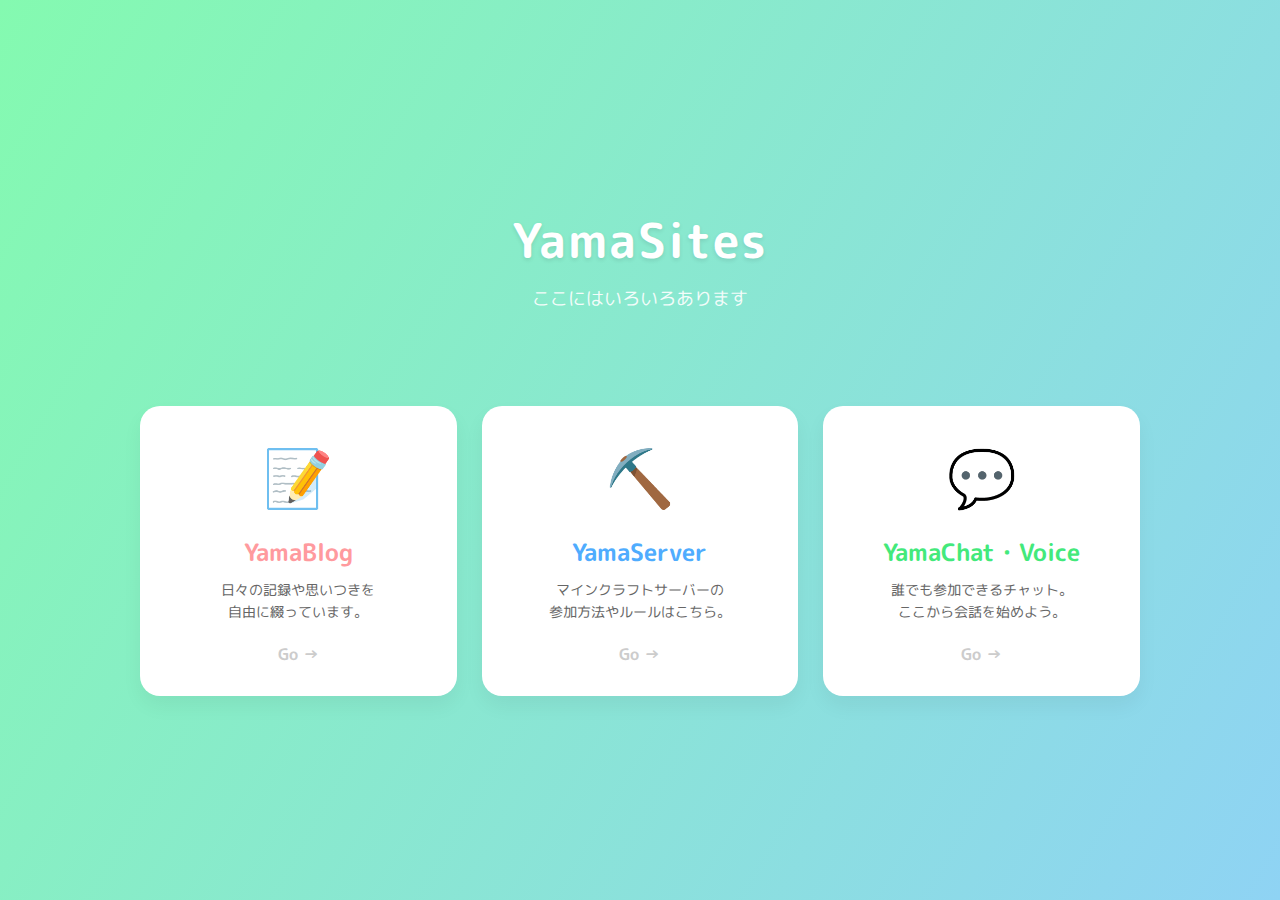
<file: index.html>
<!DOCTYPE html>
<html lang="ja">
<head>
    <meta charset="UTF-8">
    <meta name=”description” content=”徳永家康” />
    <meta name="viewport" content="width=device-width, initial-scale=1.0">
    <title>YamaSites - Portal</title>
    <link href="https://fonts.googleapis.com/css2?family=M+PLUS+Rounded+1c:wght@400;700&display=swap" rel="stylesheet">
    <style>
        /* --- 全体の設定 --- */
        :root {
            /* テーマカラー設定 */
            --bg-gradient: linear-gradient(120deg, #84fab0 0%, #8fd3f4 100%);
            --card-bg: #ffffff;
            --text-main: #333;
            --text-sub: #666;
        }

        body {
            margin: 0;
            padding: 0;
            min-height: 100vh;
            font-family: 'M PLUS Rounded 1c', sans-serif;
            background-image: var(--bg-gradient);
            color: var(--text-main);
            display: flex;
            flex-direction: column;
            align-items: center;
            justify-content: center;
        }

        /* --- ヘッダー部分 --- */
        header {
            text-align: center;
            margin-bottom: 40px;
            padding: 20px;
        }

        h1 {
            font-size: 3rem;
            margin: 0;
            color: #fff;
            text-shadow: 0 2px 4px rgba(0,0,0,0.1);
            letter-spacing: 2px;
        }

        h2 {
            font-size: 1.1rem;
            margin-top: 10px;
            color: #fff;
            opacity: 0.9;
            font-weight: normal;
        }

        /* --- グリッドレイアウト（カードを並べる） --- */
        .grid-container {
            display: grid;
            grid-template-columns: repeat(auto-fit, minmax(280px, 1fr));
            gap: 25px;
            width: 90%;
            max-width: 1000px;
            padding: 20px;
        }

        /* --- カードのデザイン --- */
        .card {
            background-color: var(--card-bg);
            border-radius: 20px;
            padding: 30px 20px;
            text-decoration: none; /* リンクの下線を消す */
            color: var(--text-main);
            box-shadow: 0 10px 20px rgba(0,0,0,0.05);
            transition: transform 0.3s ease, box-shadow 0.3s ease;
            display: flex;
            flex-direction: column;
            align-items: center;
            text-align: center;
            position: relative;
            overflow: hidden;
        }

        /* ホバー時の動き */
        .card:hover {
            transform: translateY(-7px);
            box-shadow: 0 15px 30px rgba(0,0,0,0.15);
        }

        /* --- カード内の要素 --- */
        .card-icon {
            font-size: 3.5rem;
            margin-bottom: 15px;
        }

        .card-title {
            font-size: 1.5rem;
            font-weight: bold;
            margin-bottom: 10px;
        }

        .card-desc {
            font-size: 0.9rem;
            color: var(--text-sub);
            line-height: 1.5;
        }

        /* 矢印アイコン */
        .arrow {
            margin-top: 20px;
            font-weight: bold;
            color: #ccc;
            transition: color 0.3s;
        }
        .card:hover .arrow {
            color: #333;
        }

        /* --- それぞれの色味設定 --- */
        /* Blog: 温かみのある色 */
        .card.blog .card-title { color: #ff9a9e; }
        
        /* Minecraft: 草ブロックのような緑 */
        .card.minecraft .card-title { color: #4facfe; }
        
        /* Chat: 爽やかな青 */
        .card.chat .card-title { color: #43e97b; }


        /* --- スマホ対応 --- */
        @media (max-width: 600px) {
            h1 { font-size: 2rem; }
            .grid-container { width: 95%; gap: 15px; }
        }
    </style>
</head>
<body>

    <header>
        <h1>YamaSites</h1>
        <h2>ここにはいろいろあります</h2>
    </header>

    <div class="grid-container">
        
        <a href="YamaBlog/index.html" class="card blog">
            <div class="card-icon">📝</div>
            <div class="card-title">YamaBlog</div>
            <div class="card-desc">日々の記録や思いつきを<br>自由に綴っています。</div>
            <div class="arrow">Go →</div>
        </a>

        <a href="YamaMinecraftServer/index.html" class="card minecraft">
            <div class="card-icon">⛏️</div>
            <div class="card-title">YamaServer</div>
            <div class="card-desc">マインクラフトサーバーの<br>参加方法やルールはこちら。</div>
            <div class="arrow">Go →</div>
        </a>

        <a href="YamaChat/index.html" class="card chat">
            <div class="card-icon">💬</div>
            <div class="card-title">YamaChat・Voice</div>
            <div class="card-desc">誰でも参加できるチャット。<br>ここから会話を始めよう。</div>
            <div class="arrow">Go →</div>
        </a>

    </div>

</body>

</html>
</file>
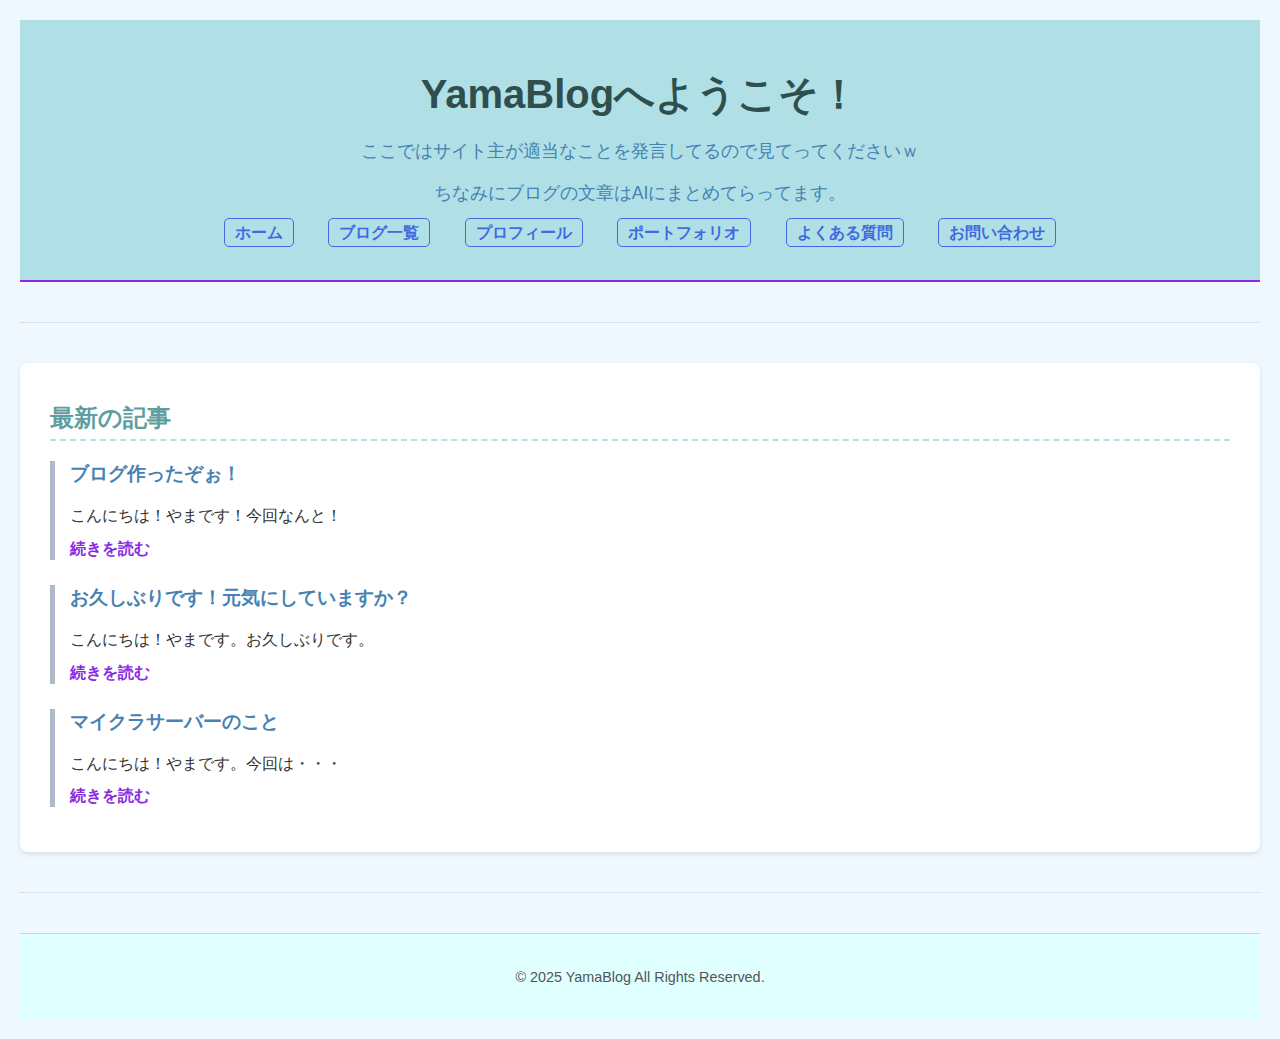
<file: YamaBlog/index.html>
<!DOCTYPE html>
<html lang="ja">
<head>
    <meta charset="UTF-8">
    <meta name="viewport" content="width=device-width, initial-scale=1.0">
    <title>YamaBlog</title>
    <link rel="stylesheet" href="style.css">
</head>
<body>
    <header>
        <h1>YamaBlogへようこそ！</h1>
        <p>ここではサイト主が適当なことを発言してるので見てってくださいｗ</p>
        <p>ちなみにブログの文章はAIにまとめてらってます。</p>
        <nav>
            <ul>
                <li><a href="index.html">ホーム</a></li>
                <li><a href="blog-list.html">ブログ一覧</a></li>
                <li><a href="profile.html">プロフィール</a></li>
                <li><a href="portfolio.html">ポートフォリオ</a></li>
                <li><a href="faq.html">よくある質問</a></li>
                <li><a href="contact.html">お問い合わせ</a></li>

            </ul>
        </nav>
    </header>

    <hr>

    <section>
        <h2>最新の記事</h2>
        <article>
            <h3>ブログ作ったぞぉ！</h3>
            <p>こんにちは！やまです！今回なんと！</p>
            <a href="blog1.html">続きを読む</a>
        </article>

        <article>
            <h3>お久しぶりです！元気にしていますか？</h3>
            <p>こんにちは！やまです。お久しぶりです。</p>
            <a href="blog2.html">続きを読む</a>
        </article>

        <article>
            <h3>マイクラサーバーのこと</h3>
            <p>こんにちは！やまです。今回は・・・</p>
            <a href="blog3.html">続きを読む</a>
        </article>
    </section>

    <hr>

    <footer>
        <p>&copy; 2025 YamaBlog All Rights Reserved.</p>
    </footer>

</body>
</html>
</file>
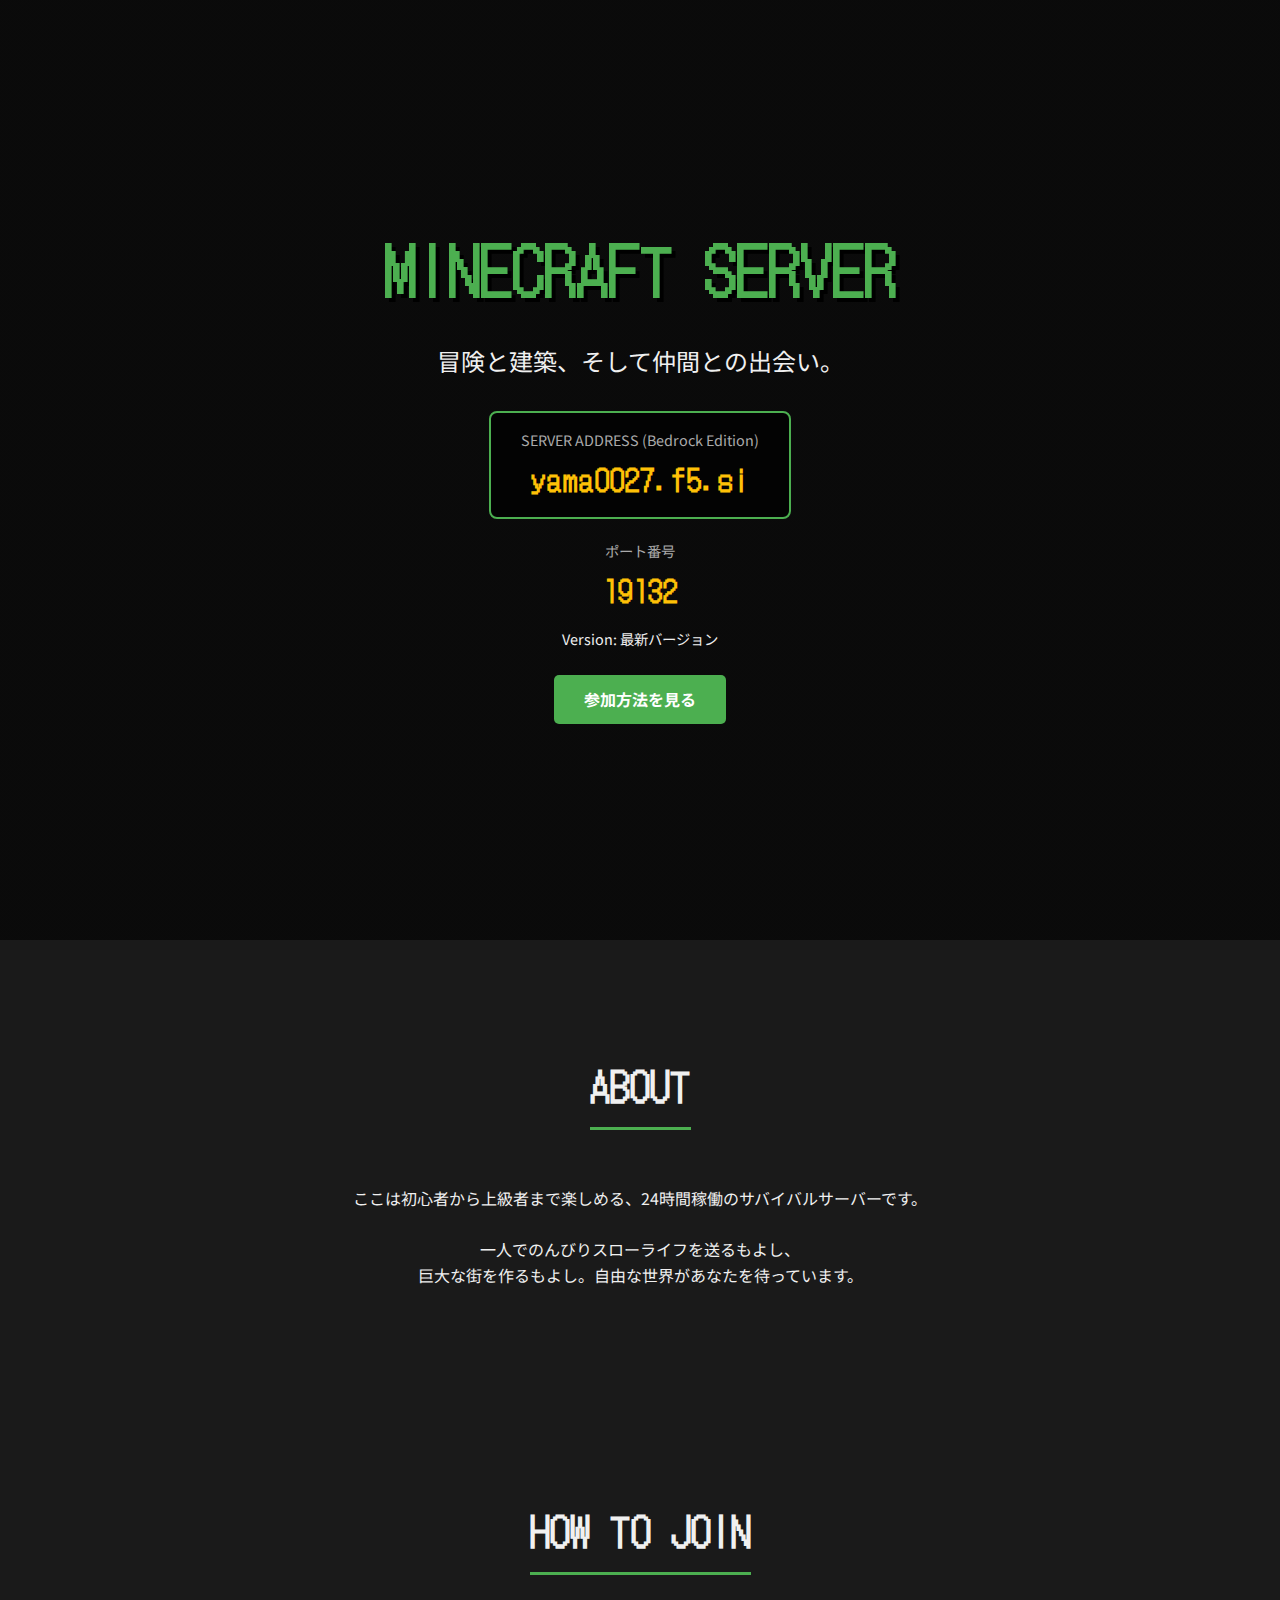
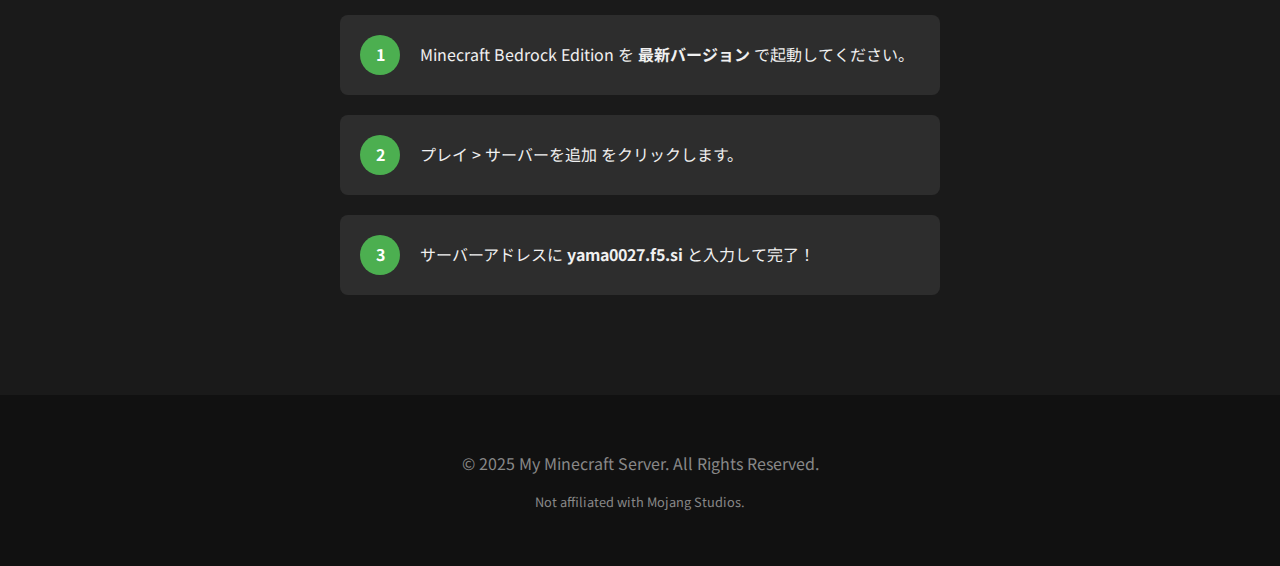
<file: YamaMinecraftServer/index.html>
<!DOCTYPE html>
<html lang="ja">
<head>
    <meta charset="UTF-8">
    <meta name="viewport" content="width=device-width, initial-scale=1.0">
    <title>YamaMinecraftServer - 公式サイト</title>
    <link href="https://fonts.googleapis.com/css2?family=DotGothic16&family=Noto+Sans+JP:wght@400;700&display=swap" rel="stylesheet">
    <style>
        /* --- 基本設定 --- */
        :root {
            --primary-color: #4CAF50; /* マイクらっぽい緑 */
            --accent-color: #FFC107; /* アクセントの黄色 */
            --bg-dark: #1a1a1a;
            --bg-card: #2d2d2d;
            --text-color: #f0f0f0;
        }

        body {
            margin: 0;
            font-family: 'Noto Sans JP', sans-serif;
            background-color: var(--bg-dark);
            color: var(--text-color);
            line-height: 1.6;
        }

        /* --- ヘッダー & ヒーローエリア --- */
        header {
            background: linear-gradient(rgba(0,0,0,0.6), rgba(0,0,0,0.6)), url('https://images.unsplash.com/photo-1607653111153-b54b891c08f6?q=80&w=2070&auto=format&fit=crop'); /* 背景画像のURL */
            background-size: cover;
            background-position: center;
            height: 100vh;
            display: flex;
            flex-direction: column;
            justify-content: center;
            align-items: center;
            text-align: center;
            padding: 20px;
        }

        h1 {
            font-family: 'DotGothic16', sans-serif;
            font-size: 4rem;
            margin: 0;
            color: var(--primary-color);
            text-shadow: 4px 4px 0px #000;
        }

        .subtitle {
            font-size: 1.5rem;
            margin-bottom: 30px;
        }

        /* サーバーIP表示エリア */
        .server-ip-box {
            background-color: rgba(0, 0, 0, 0.7);
            padding: 15px 30px;
            border-radius: 8px;
            border: 2px solid var(--primary-color);
            display: inline-block;
            margin-bottom: 20px;
        }

        .ip-label {
            font-size: 0.9rem;
            color: #aaa;
            display: block;
            margin-bottom: 5px;
        }

        .ip-address {
            font-family: 'DotGothic16', sans-serif;
            font-size: 1.8rem;
            color: var(--accent-color);
            font-weight: bold;
            letter-spacing: 1px;
        }

        .btn {
            background-color: var(--primary-color);
            color: white;
            padding: 12px 30px;
            text-decoration: none;
            font-weight: bold;
            border-radius: 5px;
            transition: 0.3s;
            display: inline-block;
            margin-top: 10px;
        }

        .btn:hover {
            background-color: #3d8b40;
            transform: translateY(-2px);
        }

        /* --- コンテンツ共通 --- */
        section {
            padding: 80px 20px;
            max-width: 1000px;
            margin: 0 auto;
            text-align: center;
        }

        h2 {
            font-family: 'DotGothic16', sans-serif;
            font-size: 2.5rem;
            margin-bottom: 40px;
            border-bottom: 3px solid var(--primary-color);
            display: inline-block;
            padding-bottom: 10px;
        }

        /* --- 特徴セクション --- */
        .features-grid {
            display: grid;
            grid-template-columns: repeat(auto-fit, minmax(250px, 1fr));
            gap: 30px;
        }

        .feature-card {
            background-color: var(--bg-card);
            padding: 30px;
            border-radius: 10px;
            box-shadow: 0 4px 6px rgba(0,0,0,0.3);
        }

        .feature-icon {
            font-size: 3rem;
            margin-bottom: 20px;
        }

        /* --- 参加方法セクション --- */
        .step-box {
            background-color: var(--bg-card);
            padding: 20px;
            margin-bottom: 20px;
            border-radius: 8px;
            text-align: left;
            display: flex;
            align-items: center;
        }

        .step-number {
            background-color: var(--primary-color);
            color: white;
            width: 40px;
            height: 40px;
            border-radius: 50%;
            display: flex;
            align-items: center;
            justify-content: center;
            font-weight: bold;
            margin-right: 20px;
            flex-shrink: 0;
        }

        /* --- フッター --- */
        footer {
            background-color: #111;
            padding: 40px 20px;
            text-align: center;
            color: #888;
        }

        .social-links a {
            color: white;
            margin: 0 10px;
            text-decoration: none;
        }

        /* --- レスポンシブ対応 --- */
        @media (max-width: 768px) {
            h1 { font-size: 2.5rem; }
            .ip-address { font-size: 1.4rem; }
        }
    </style>
</head>
<body>

    <header>
        <h1>MINECRAFT SERVER</h1> <p class="subtitle">冒険と建築、そして仲間との出会い。</p>
        
        <div class="server-ip-box">
            <span class="ip-label">SERVER ADDRESS (Bedrock Edition)</span>
            <span class="ip-address">yama0027.f5.si</span> </div>
            <span class="ip-label">ポート番号</span>
            <span class="ip-address">19132</span> </div>
        <p style="font-size: 0.9rem;">Version: 最新バージョン</p> <a href="#how-to-join" class="btn">参加方法を見る</a>
    </header>

    <section id="about">
        <h2>ABOUT</h2>
        <p>
            ここは初心者から上級者まで楽しめる、24時間稼働のサバイバルサーバーです。<br>
            <br>
            一人でのんびりスローライフを送るもよし、<br>
            巨大な街を作るもよし。自由な世界があなたを待っています。
        </p>
    </section>


    <section id="how-to-join">
        <h2>HOW TO JOIN</h2>
        <div style="max-width: 600px; margin: 0 auto;">
            <div class="step-box">
                <div class="step-number">1</div>
                <div>Minecraft Bedrock Edition を <strong>最新バージョン</strong> で起動してください。</div>
            </div>
            <div class="step-box">
                <div class="step-number">2</div>
                <div>プレイ > サーバーを追加 をクリックします。</div>
            </div>
            <div class="step-box">
                <div class="step-number">3</div>
                <div>サーバーアドレスに <strong>yama0027.f5.si</strong> と入力して完了！</div>
            </div>
        </div>
    </section>

    <footer>
        <p>&copy; 2025 My Minecraft Server. All Rights Reserved.</p>
        <p style="font-size: 0.8rem;">Not affiliated with Mojang Studios.</p>
    </footer>

</body>
</html>
</file>
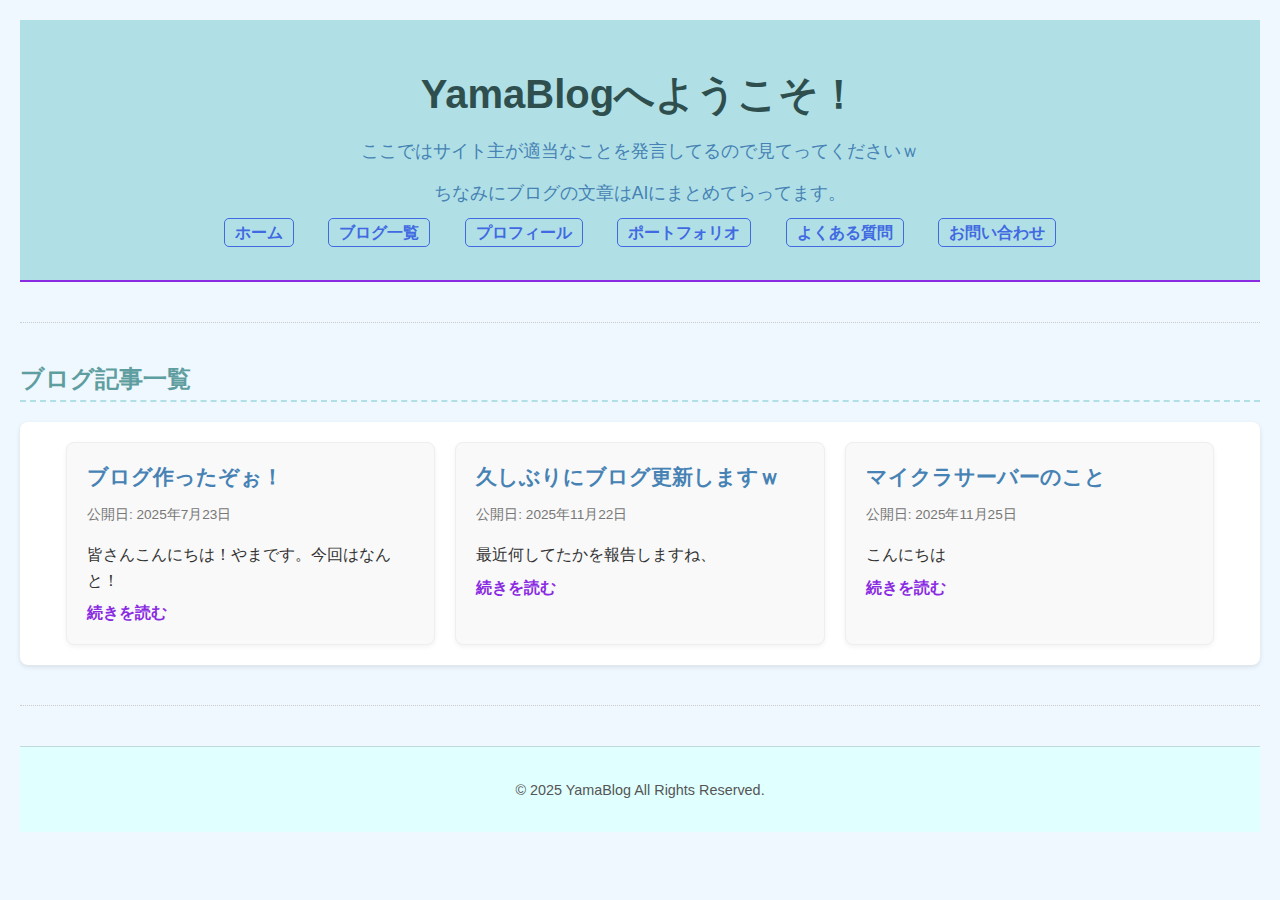
<file: YamaBlog/blog-list.html>
<!DOCTYPE html>
<html lang="ja">
<head>
    <meta charset="UTF-8">
    <meta name="viewport" content="width=device-width, initial-scale=1.0">
    <title>ブログ一覧 - YamaBlog</title>
    <link rel="stylesheet" href="style.css">
</head>
<body>
    <header>
        <h1>YamaBlogへようこそ！</h1>
        <p>ここではサイト主が適当なことを発言してるので見てってくださいｗ</p>
        <p>ちなみにブログの文章はAIにまとめてらってます。</p>
        <nav>
            <ul>
                <li><a href="index.html">ホーム</a></li>
                <li><a href="blog-list.html">ブログ一覧</a></li>
                <li><a href="profile.html">プロフィール</a></li>
                <li><a href="portfolio.html">ポートフォリオ</a></li>
                <li><a href="faq.html">よくある質問</a></li>
                <li><a href="contact.html">お問い合わせ</a></li>
            </ul>
        </nav>
    </header>

    <hr>

    <main>
        <h2>ブログ記事一覧</h2>

        <section class="blog-posts">
            <article class="blog-post-item">
                <h3>ブログ作ったぞぉ！</h3>
                <p class="post-date">公開日: 2025年7月23日</p>
                <p>皆さんこんにちは！やまです。今回はなんと！</p>
                <a href="blog1.html">続きを読む</a>
            </article>

            <article class="blog-post-item">
                <h3>久しぶりにブログ更新しますｗ</h3>
                <p class="post-date">公開日: 2025年11月22日</p>
                <p>最近何してたかを報告しますね、</p>
                <a href="blog2.html">続きを読む</a>
            </article>

            <article class="blog-post-item">
                <h3>マイクラサーバーのこと</h3>
                <p class="post-date">公開日: 2025年11月25日</p>
                <p>こんにちは</p>
                <a href="blog3.html">続きを読む</a>
            </article>
            </section>
    </main>

    <hr>

    <footer>
        <p>&copy; 2025 YamaBlog All Rights Reserved.</p>
    </footer>

</body>
</html>
</file>
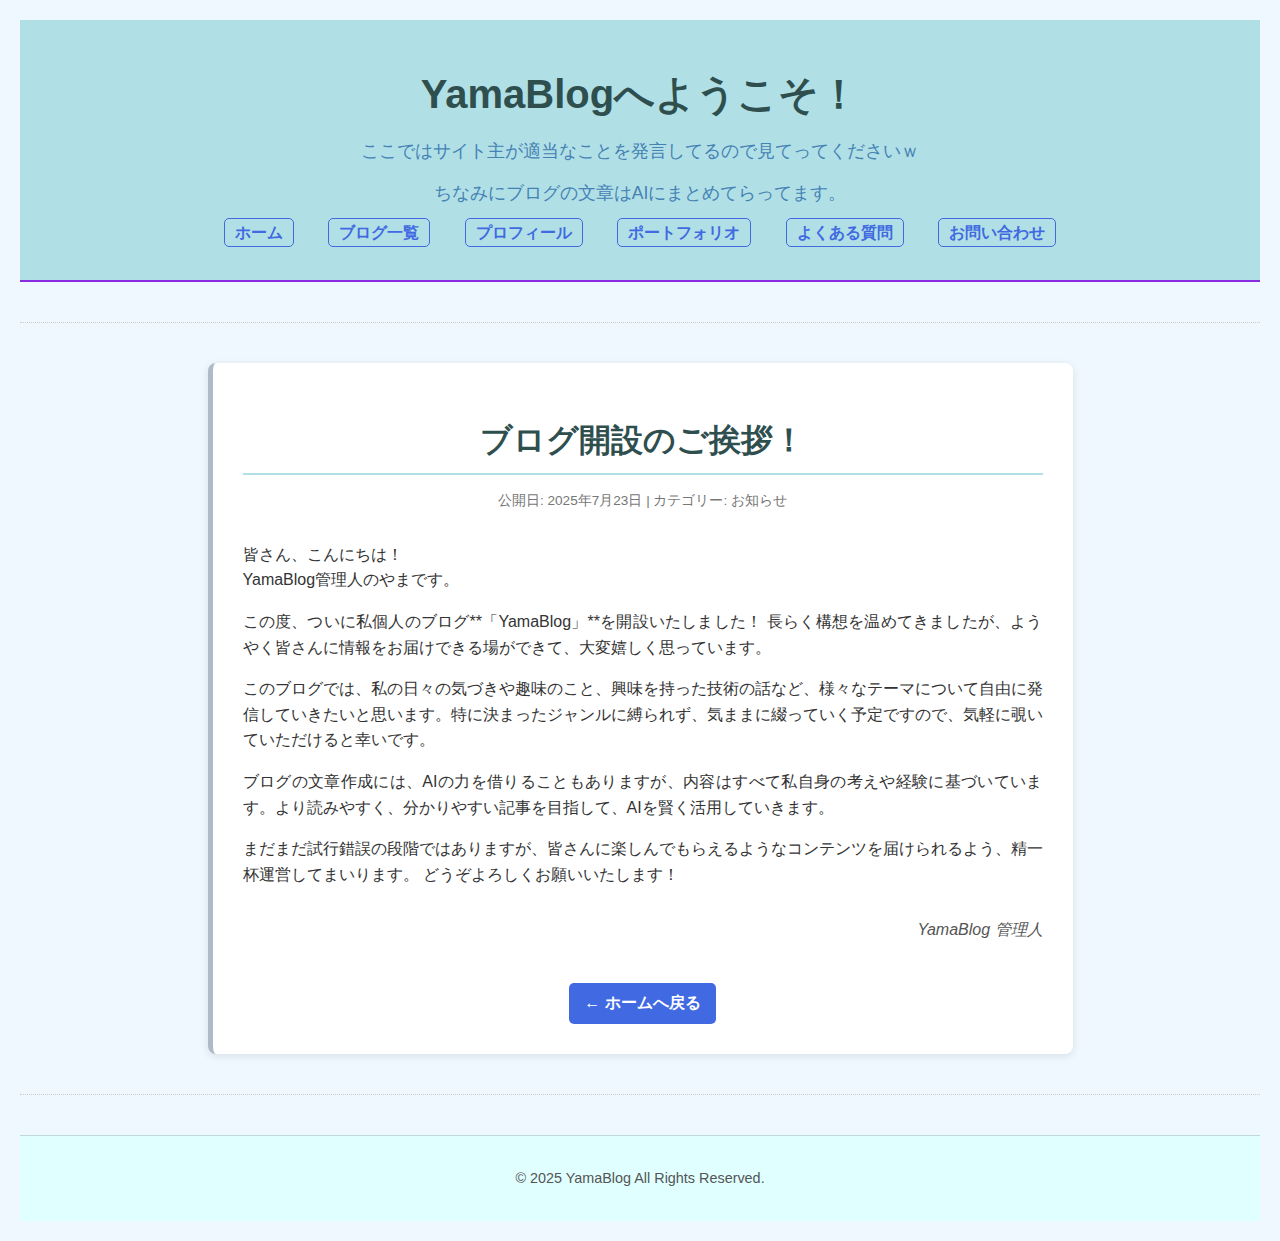
<file: YamaBlog/blog1.html>
<!DOCTYPE html>
<html lang="ja">
<head>
    <meta charset="UTF-8">
    <meta name="viewport" content="width=device-width, initial-scale=1.0">
    <title>ブログ開設のご挨拶！ - YamaBlog</title>
    <link rel="stylesheet" href="style.css">
</head>
<body>
    <header>
        <h1>YamaBlogへようこそ！</h1>
        <p>ここではサイト主が適当なことを発言してるので見てってくださいｗ</p>
        <p>ちなみにブログの文章はAIにまとめてらってます。</p>
        <nav>
            <ul>
                <li><a href="index.html">ホーム</a></li>
                <li><a href="blog-list.html">ブログ一覧</a></li>
                <li><a href="profile.html">プロフィール</a></li>
                <li><a href="portfolio.html">ポートフォリオ</a></li>
                <li><a href="faq.html">よくある質問</a></li>
                <li><a href="contact.html">お問い合わせ</a></li>
            </ul>
        </nav>
    </header>

    <hr>

    <main>
        <article class="blog-single-post">
            <h2>ブログ開設のご挨拶！</h2>
            <p class="post-meta">
                公開日: 2025年7月23日 | カテゴリー: お知らせ
            </p>

            <div class="post-content">
                <p>
                    皆さん、こんにちは！<br>
                    YamaBlog管理人のやまです。
                </p>
                <p>
                    この度、ついに私個人のブログ**「YamaBlog」**を開設いたしました！
                    長らく構想を温めてきましたが、ようやく皆さんに情報をお届けできる場ができて、大変嬉しく思っています。
                </p>
                <p>
                    このブログでは、私の日々の気づきや趣味のこと、興味を持った技術の話など、様々なテーマについて自由に発信していきたいと思います。特に決まったジャンルに縛られず、気ままに綴っていく予定ですので、気軽に覗いていただけると幸いです。
                </p>
                <p>
                    ブログの文章作成には、AIの力を借りることもありますが、内容はすべて私自身の考えや経験に基づいています。より読みやすく、分かりやすい記事を目指して、AIを賢く活用していきます。
                </p>
                <p>
                    まだまだ試行錯誤の段階ではありますが、皆さんに楽しんでもらえるようなコンテンツを届けられるよう、精一杯運営してまいります。
                    どうぞよろしくお願いいたします！
                </p>
                <p class="signature">YamaBlog 管理人</p>
            </div>

            <div class="post-navigation">
                <a href="index.html" class="back-to-list">← ホームへ戻る</a>
                </div>
        </article>
    </main>

    <hr>

    <footer>
        <p>&copy; 2025 YamaBlog All Rights Reserved.</p>
    </footer>

</body>

</html>
</file>
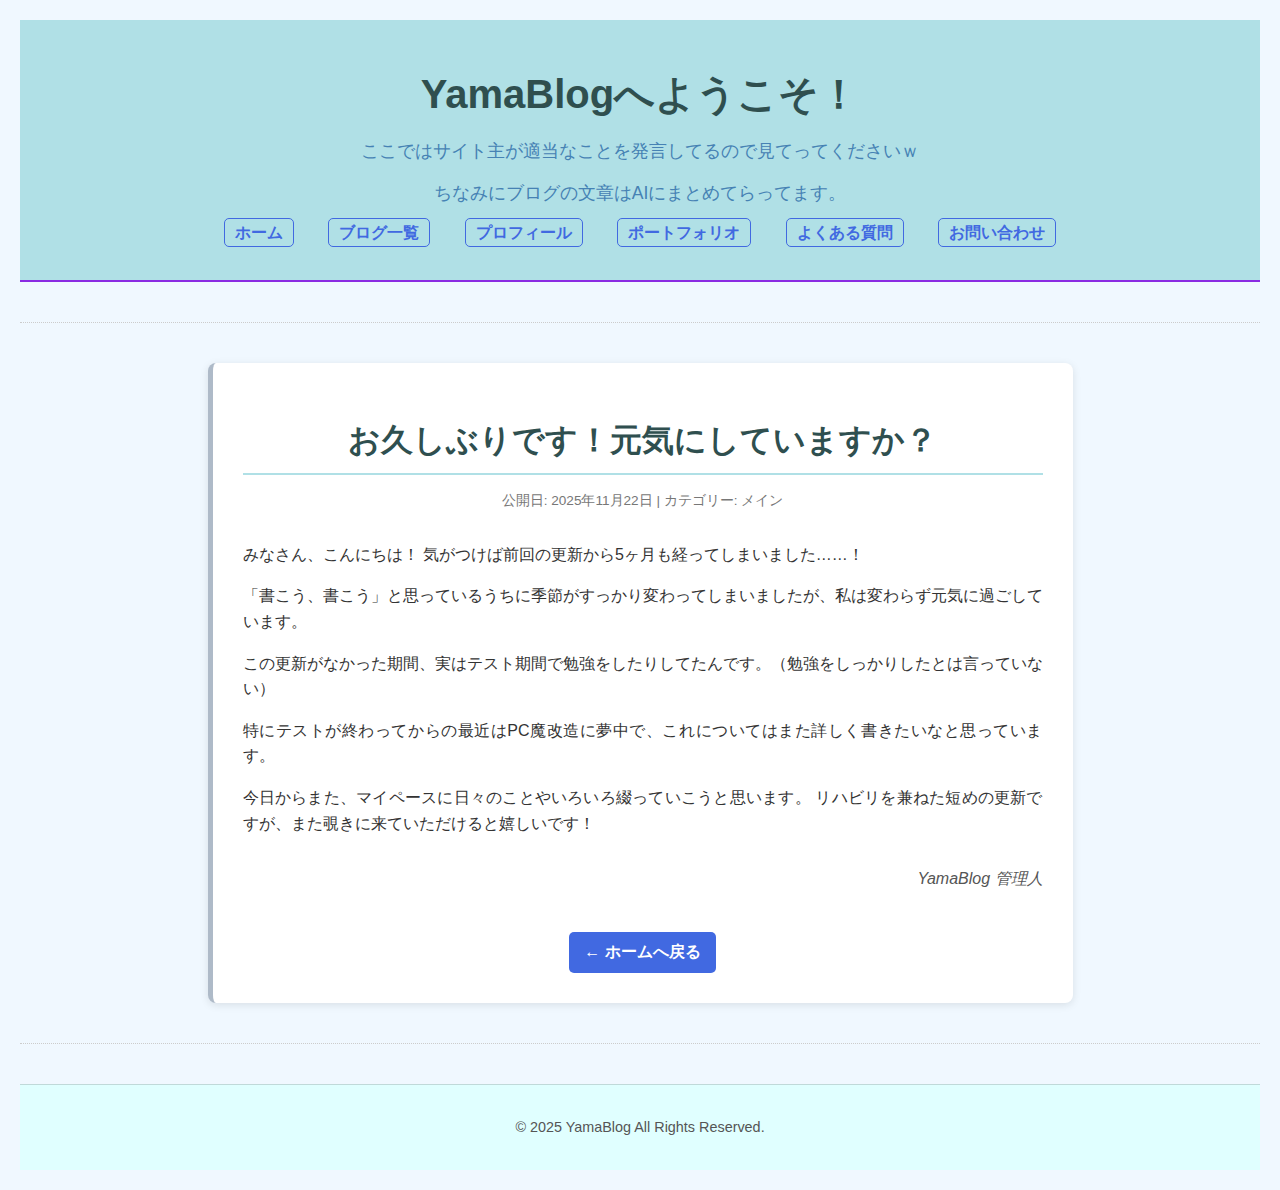
<file: YamaBlog/blog2.html>
<!DOCTYPE html>
<html lang="ja">
<head>
    <meta charset="UTF-8">
    <meta name="viewport" content="width=device-width, initial-scale=1.0">
    <title>久しぶりです。 - YamaBlog</title>
    <link rel="stylesheet" href="style.css">
</head>
<body>
    <header>
        <h1>YamaBlogへようこそ！</h1>
        <p>ここではサイト主が適当なことを発言してるので見てってくださいｗ</p>
        <p>ちなみにブログの文章はAIにまとめてらってます。</p>
        <nav>
            <ul>
                <li><a href="index.html">ホーム</a></li>
                <li><a href="blog-list.html">ブログ一覧</a></li>
                <li><a href="profile.html">プロフィール</a></li>
                <li><a href="portfolio.html">ポートフォリオ</a></li>
                <li><a href="faq.html">よくある質問</a></li>
                <li><a href="contact.html">お問い合わせ</a></li>
            </ul>
        </nav>
    </header>

    <hr>

    <main>
        <article class="blog-single-post">
            <h2>お久しぶりです！元気にしていますか？</h2>
            <p class="post-meta">
                公開日: 2025年11月22日 | カテゴリー: メイン
            </p>

            <div class="post-content">
                <p>みなさん、こんにちは！ 気がつけば前回の更新から5ヶ月も経ってしまいました……！</p>
                <p>「書こう、書こう」と思っているうちに季節がすっかり変わってしまいましたが、私は変わらず元気に過ごしています。</p>
                <p>この更新がなかった期間、実はテスト期間で勉強をしたりしてたんです。（勉強をしっかりしたとは言っていない）</p>
                <p>特にテストが終わってからの最近はPC魔改造に夢中で、これについてはまた詳しく書きたいなと思っています。</p>
                <p>今日からまた、マイペースに日々のことやいろいろ綴っていこうと思います。 リハビリを兼ねた短めの更新ですが、また覗きに来ていただけると嬉しいです！</p>
                <p class="signature">YamaBlog 管理人</p>
            </div>

            <div class="post-navigation">
                <a href="index.html" class="back-to-list">← ホームへ戻る</a>
                </div>
        </article>
    </main>

    <hr>

    <footer>
        <p>&copy; 2025 YamaBlog All Rights Reserved.</p>
    </footer>

</body>

</html>
</file>
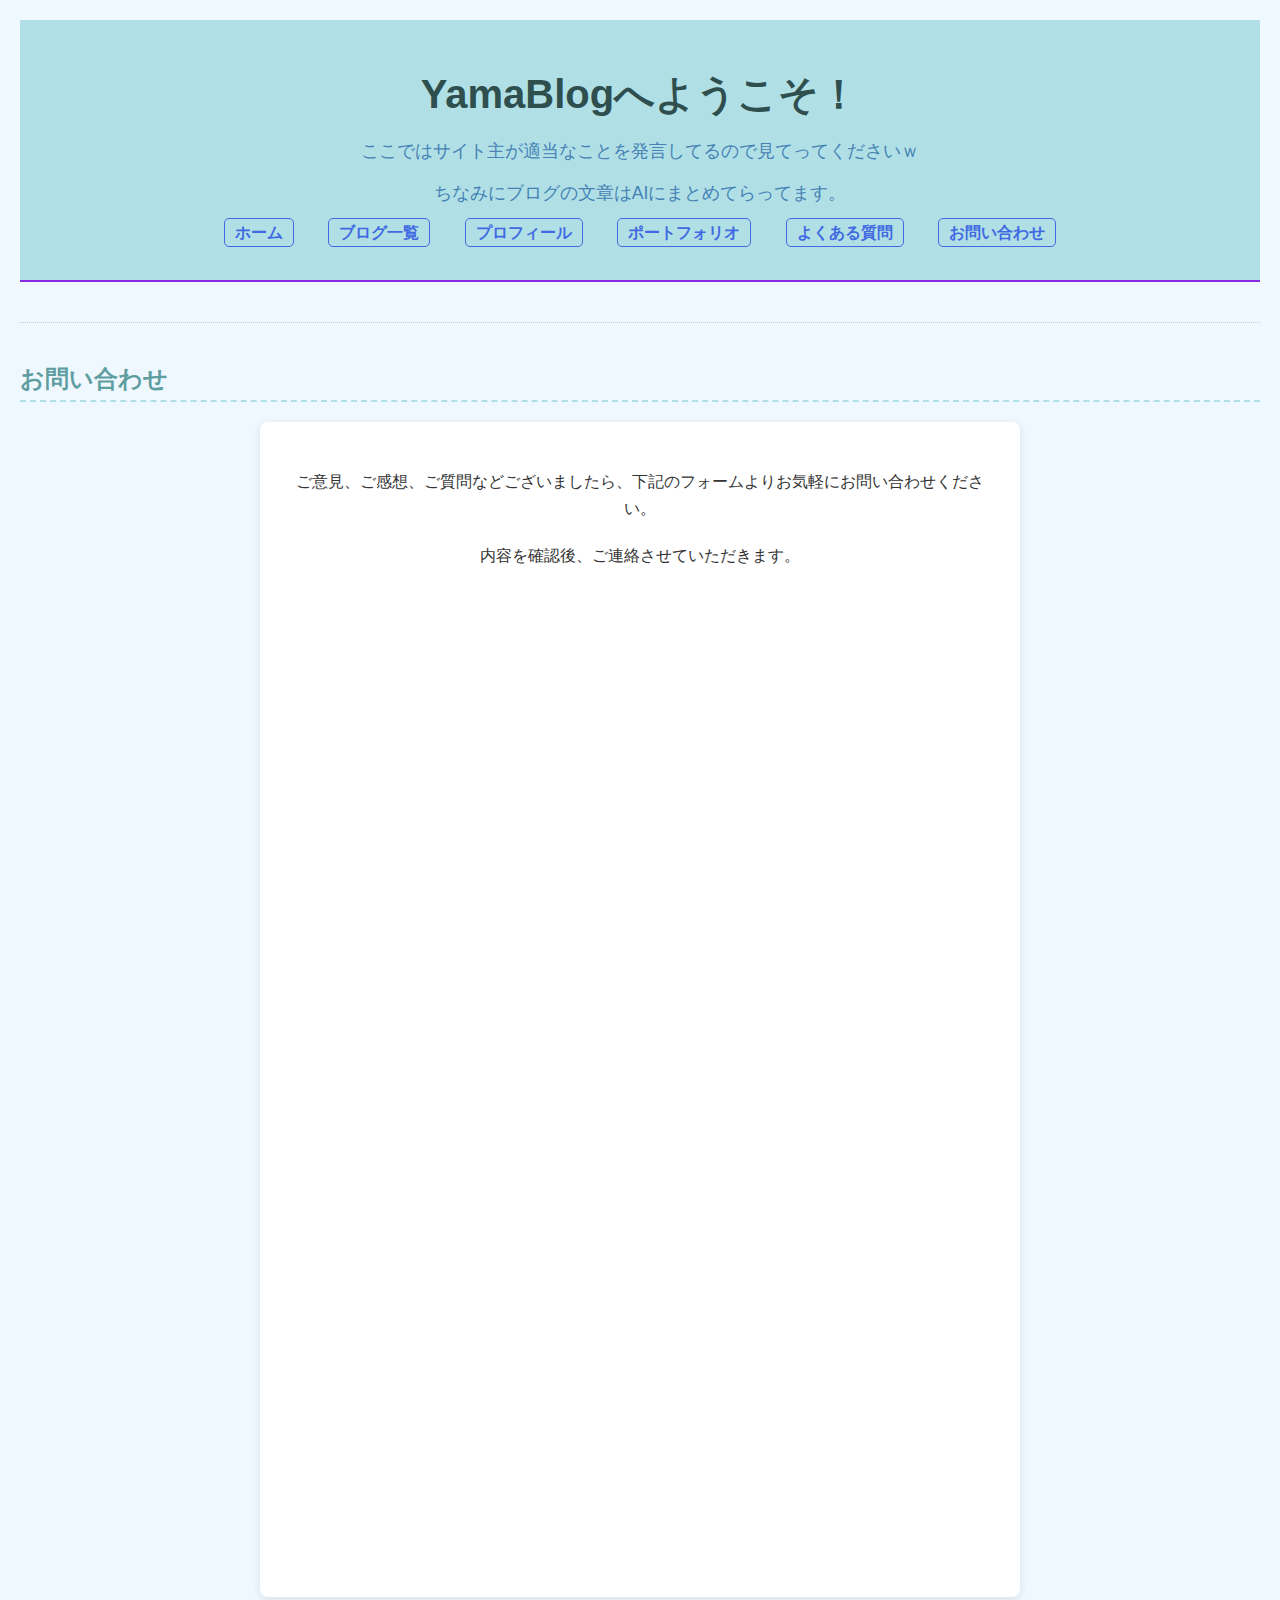
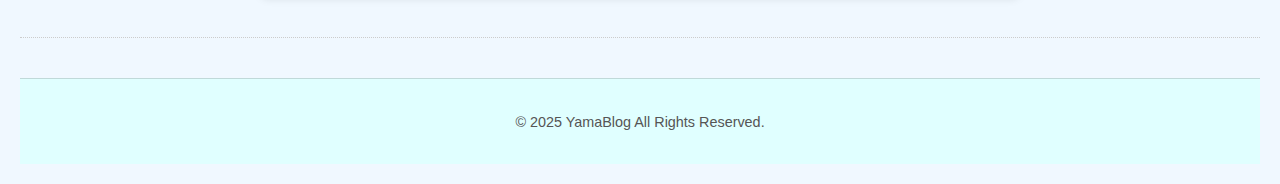
<file: YamaBlog/contact.html>
<!DOCTYPE html>
<html lang="ja">
<head>
    <meta charset="UTF-8">
    <meta name="viewport" content="width=device-width, initial-scale=1.0">
    <title>お問い合わせ - YamaBlog</title>
    <link rel="stylesheet" href="style.css">
</head>
<body>
    <header>
        <h1>YamaBlogへようこそ！</h1>
        <p>ここではサイト主が適当なことを発言してるので見てってくださいｗ</p>
        <p>ちなみにブログの文章はAIにまとめてらってます。</p>
        <nav>
            <ul>
                <li><a href="index.html">ホーム</a></li>
                <li><a href="blog-list.html">ブログ一覧</a></li>
                <li><a href="profile.html">プロフィール</a></li>
                <li><a href="portfolio.html">ポートフォリオ</a></li>
                <li><a href="faq.html">よくある質問</a></li>
                <li><a href="contact.html">お問い合わせ</a></li>
            </ul>
        </nav>
    </header>

    <hr>

    <main>
        <h2>お問い合わせ</h2>

        <section class="contact-section">
            <p>ご意見、ご感想、ご質問などございましたら、下記のフォームよりお気軽にお問い合わせください。</p>
            <p>内容を確認後、ご連絡させていただきます。</p>

            <iframe src="https://docs.google.com/forms/d/e/1FAIpQLSf4LoB8iGC-FYB6nWEs1LIP4BWyrshu0eT144vc9KoZrmGSNg/viewform?embedded=true" width="640" height="974" frameborder="0" marginheight="0" marginwidth="0">読み込んでいます…</iframe>
        </section>
    </main>

    <hr>

    <footer>
        <p>&copy; 2025 YamaBlog All Rights Reserved.</p>
    </footer>

</body>
</html>
</file>
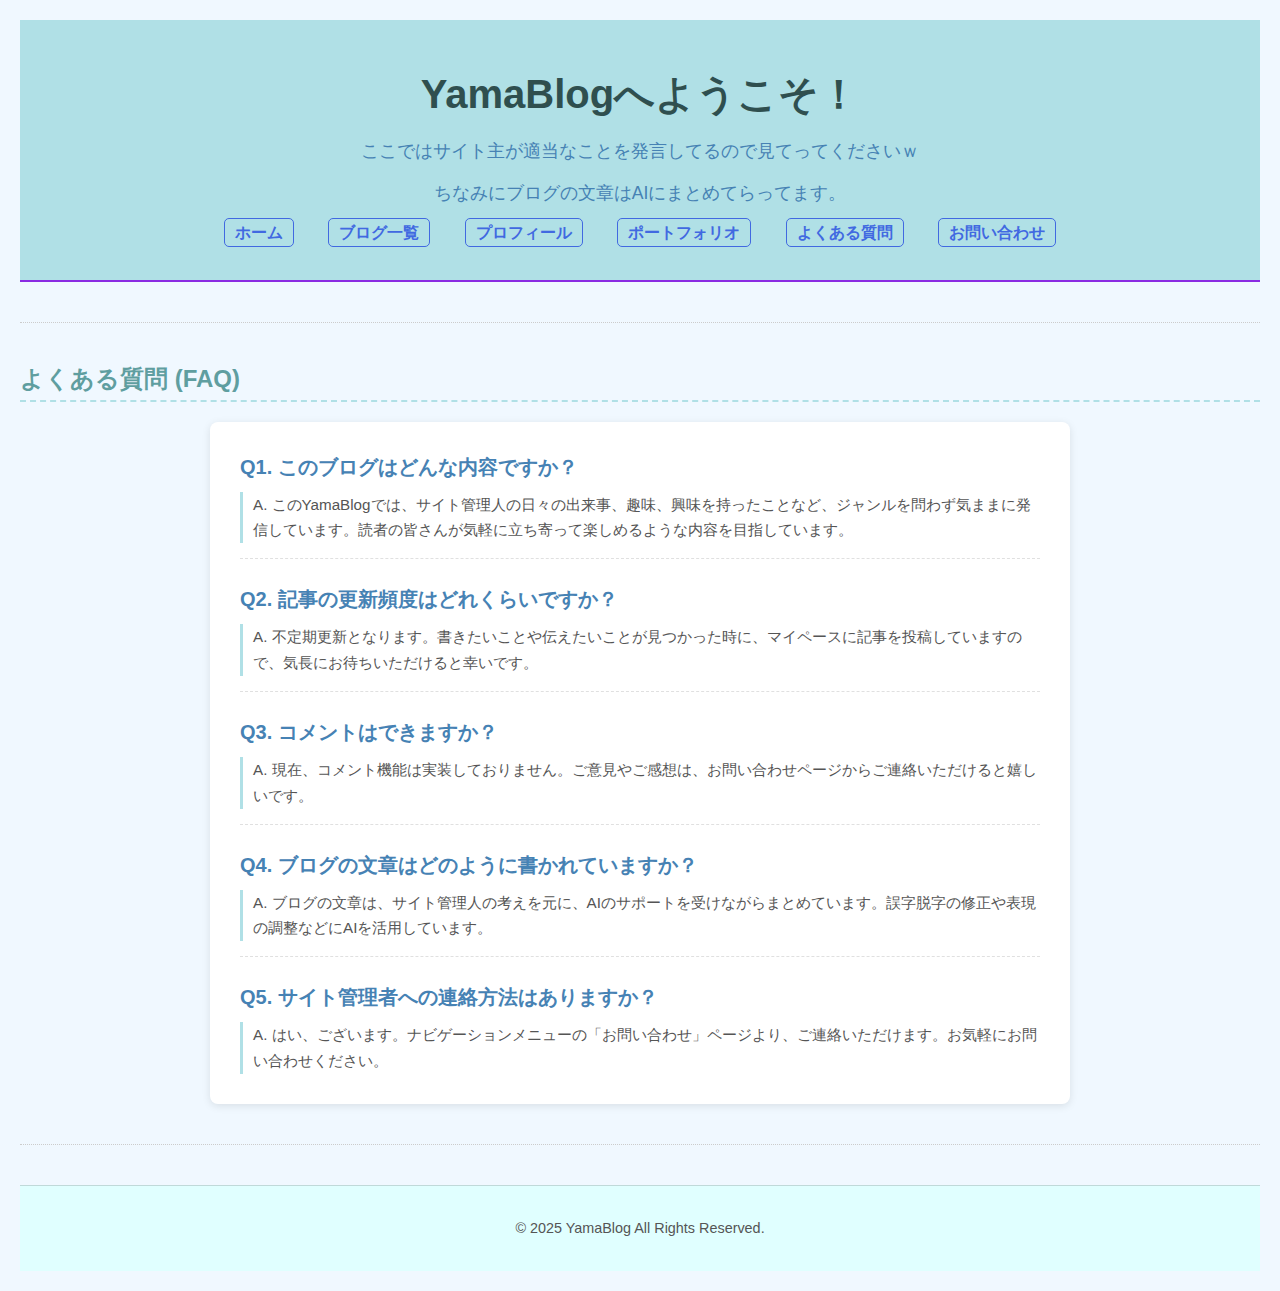
<file: YamaBlog/faq.html>
<!DOCTYPE html>
<html lang="ja">
<head>
    <meta charset="UTF-8">
    <meta name="viewport" content="width=device-width, initial-scale=1.0">
    <title>よくある質問 - YamaBlog</title>
    <link rel="stylesheet" href="style.css">
</head>
<body>
    <header>
        <h1>YamaBlogへようこそ！</h1>
        <p>ここではサイト主が適当なことを発言してるので見てってくださいｗ</p>
        <p>ちなみにブログの文章はAIにまとめてらってます。</p>
        <nav>
            <ul>
                <li><a href="index.html">ホーム</a></li>
                <li><a href="blog-list.html">ブログ一覧</a></li>
                <li><a href="profile.html">プロフィール</a></li>
                <li><a href="portfolio.html">ポートフォリオ</a></li>
                <li><a href="faq.html">よくある質問</a></li>
                <li><a href="contact.html">お問い合わせ</a></li>
            </ul>
        </nav>
    </header>

    <hr>

    <main>
        <h2>よくある質問 (FAQ)</h2>

        <section class="faq-section">
            <div class="faq-item">
                <h3>Q1. このブログはどんな内容ですか？</h3>
                <p>A. このYamaBlogでは、サイト管理人の日々の出来事、趣味、興味を持ったことなど、ジャンルを問わず気ままに発信しています。読者の皆さんが気軽に立ち寄って楽しめるような内容を目指しています。</p>
            </div>

            <div class="faq-item">
                <h3>Q2. 記事の更新頻度はどれくらいですか？</h3>
                <p>A. 不定期更新となります。書きたいことや伝えたいことが見つかった時に、マイペースに記事を投稿していますので、気長にお待ちいただけると幸いです。</p>
            </div>

            <div class="faq-item">
                <h3>Q3. コメントはできますか？</h3>
                <p>A. 現在、コメント機能は実装しておりません。ご意見やご感想は、お問い合わせページからご連絡いただけると嬉しいです。</p>
            </div>

            <div class="faq-item">
                <h3>Q4. ブログの文章はどのように書かれていますか？</h3>
                <p>A. ブログの文章は、サイト管理人の考えを元に、AIのサポートを受けながらまとめています。誤字脱字の修正や表現の調整などにAIを活用しています。</p>
            </div>

            <div class="faq-item">
                <h3>Q5. サイト管理者への連絡方法はありますか？</h3>
                <p>A. はい、ございます。ナビゲーションメニューの「お問い合わせ」ページより、ご連絡いただけます。お気軽にお問い合わせください。</p>
            </div>

            </section>
    </main>

    <hr>

    <footer>
        <p>&copy; 2025 YamaBlog All Rights Reserved.</p>
    </footer>

</body>
</html>
</file>
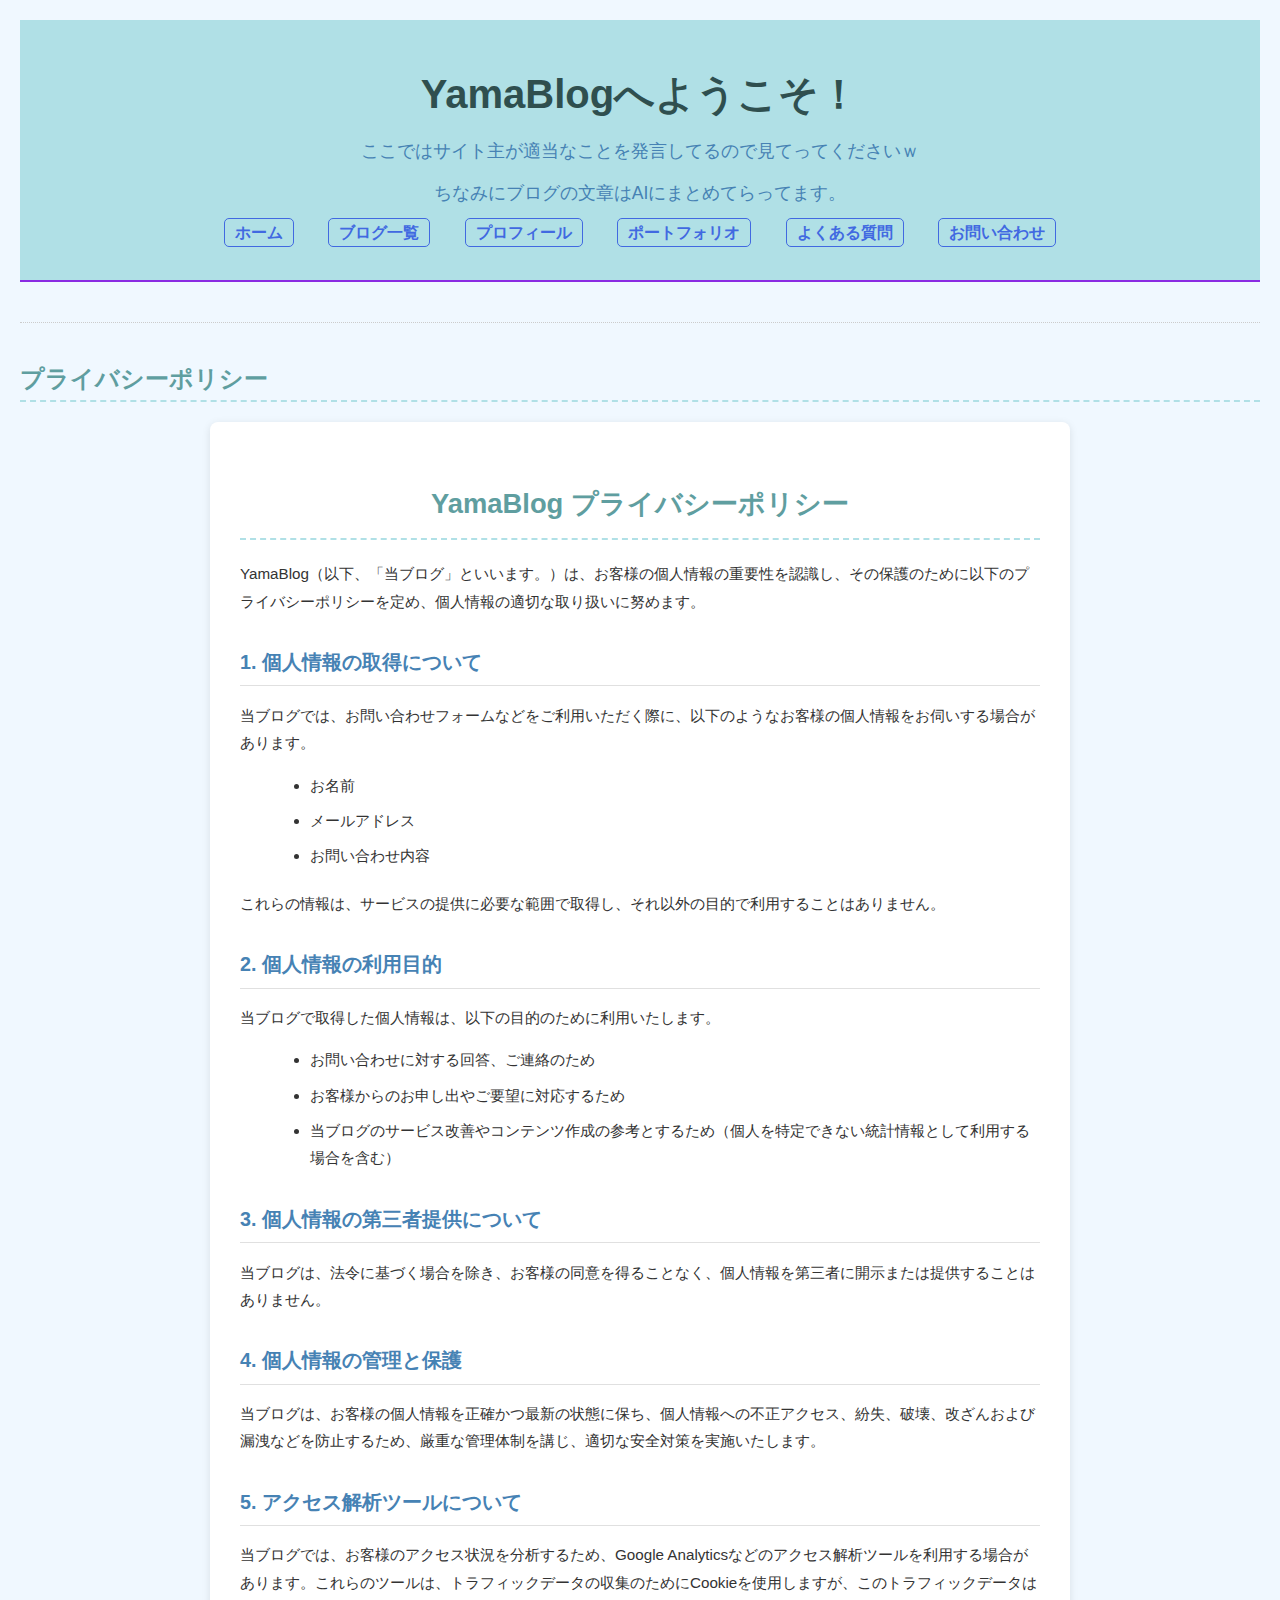
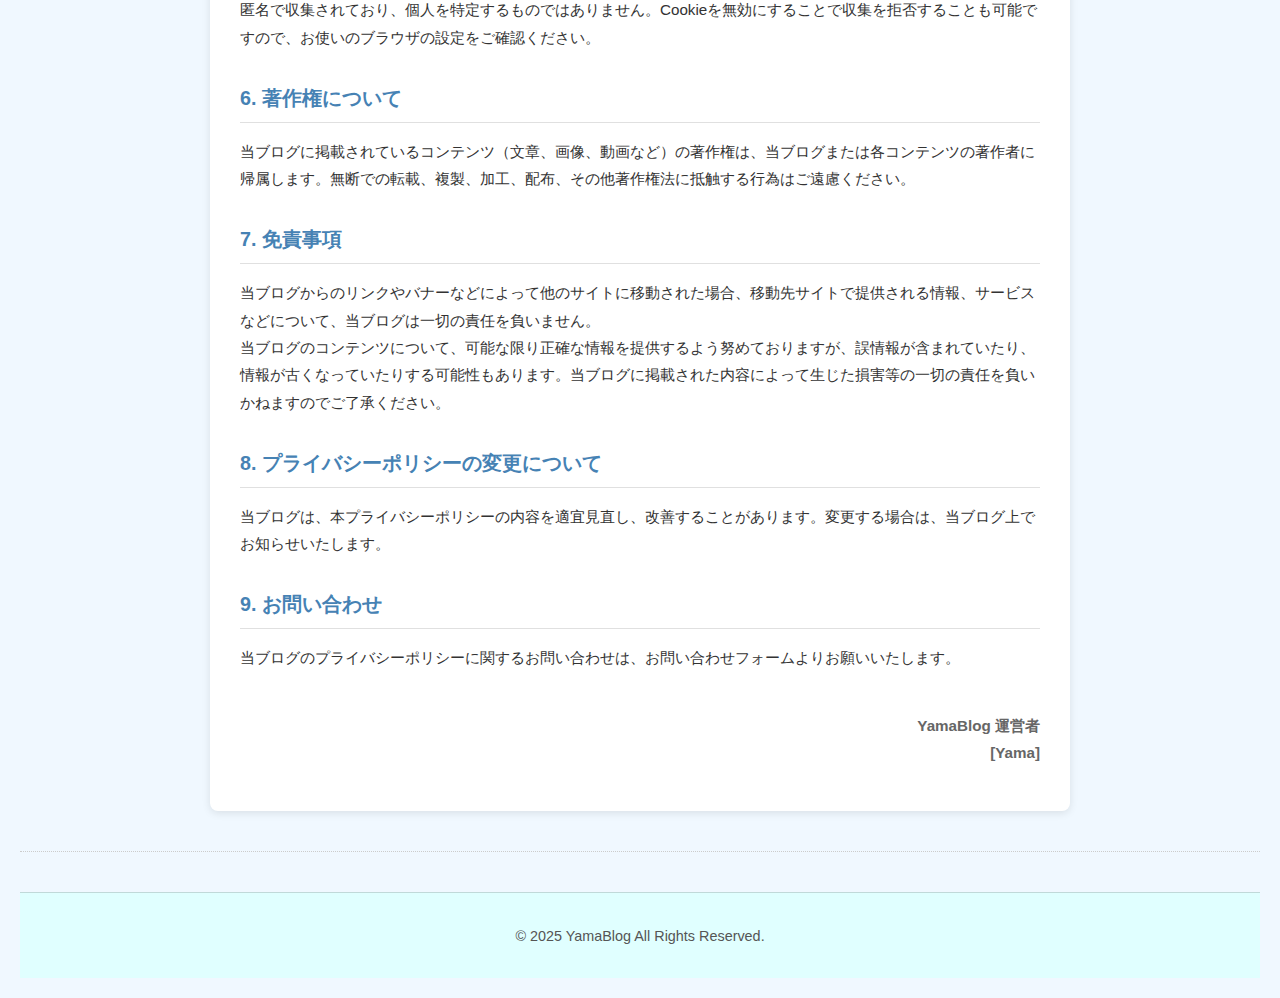
<file: YamaBlog/privacy-policy.html>
<!DOCTYPE html>
<html lang="ja">
<head>
    <meta charset="UTF-8">
    <meta name="viewport" content="width=device-width, initial-scale=1.0">
    <title>プライバシーポリシー - YamaBlog</title>
    <link rel="stylesheet" href="style.css">
</head>
<body>
    <header>
        <h1>YamaBlogへようこそ！</h1>
        <p>ここではサイト主が適当なことを発言してるので見てってくださいｗ</p>
        <p>ちなみにブログの文章はAIにまとめてらってます。</p>
        <nav>
            <ul>
                <li><a href="index.html">ホーム</a></li>
                <li><a href="blog-list.html">ブログ一覧</a></li>
                <li><a href="profile.html">プロフィール</a></li>
                <li><a href="portfolio.html">ポートフォリオ</a></li>
                <li><a href="faq.html">よくある質問</a></li>
                <li><a href="contact.html">お問い合わせ</a></li>
            </ul>
        </nav>
    </header>

    <hr>

    <main>
        <h2>プライバシーポリシー</h2>

        <section class="privacy-policy-section">
            <h3>YamaBlog プライバシーポリシー</h3>

            <p>YamaBlog（以下、「当ブログ」といいます。）は、お客様の個人情報の重要性を認識し、その保護のために以下のプライバシーポリシーを定め、個人情報の適切な取り扱いに努めます。</p>

            <h4>1. 個人情報の取得について</h4>
            <p>当ブログでは、お問い合わせフォームなどをご利用いただく際に、以下のようなお客様の個人情報をお伺いする場合があります。</p>
            <ul>
                <li>お名前</li>
                <li>メールアドレス</li>
                <li>お問い合わせ内容</li>
            </ul>
            <p>これらの情報は、サービスの提供に必要な範囲で取得し、それ以外の目的で利用することはありません。</p>

            <h4>2. 個人情報の利用目的</h4>
            <p>当ブログで取得した個人情報は、以下の目的のために利用いたします。</p>
            <ul>
                <li>お問い合わせに対する回答、ご連絡のため</li>
                <li>お客様からのお申し出やご要望に対応するため</li>
                <li>当ブログのサービス改善やコンテンツ作成の参考とするため（個人を特定できない統計情報として利用する場合を含む）</li>
            </ul>

            <h4>3. 個人情報の第三者提供について</h4>
            <p>当ブログは、法令に基づく場合を除き、お客様の同意を得ることなく、個人情報を第三者に開示または提供することはありません。</p>

            <h4>4. 個人情報の管理と保護</h4>
            <p>当ブログは、お客様の個人情報を正確かつ最新の状態に保ち、個人情報への不正アクセス、紛失、破壊、改ざんおよび漏洩などを防止するため、厳重な管理体制を講じ、適切な安全対策を実施いたします。</p>

            <h4>5. アクセス解析ツールについて</h4>
            <p>当ブログでは、お客様のアクセス状況を分析するため、Google Analyticsなどのアクセス解析ツールを利用する場合があります。これらのツールは、トラフィックデータの収集のためにCookieを使用しますが、このトラフィックデータは匿名で収集されており、個人を特定するものではありません。Cookieを無効にすることで収集を拒否することも可能ですので、お使いのブラウザの設定をご確認ください。</p>

            <h4>6. 著作権について</h4>
            <p>当ブログに掲載されているコンテンツ（文章、画像、動画など）の著作権は、当ブログまたは各コンテンツの著作者に帰属します。無断での転載、複製、加工、配布、その他著作権法に抵触する行為はご遠慮ください。</p>

            <h4>7. 免責事項</h4>
            <p>当ブログからのリンクやバナーなどによって他のサイトに移動された場合、移動先サイトで提供される情報、サービスなどについて、当ブログは一切の責任を負いません。<br>当ブログのコンテンツについて、可能な限り正確な情報を提供するよう努めておりますが、誤情報が含まれていたり、情報が古くなっていたりする可能性もあります。当ブログに掲載された内容によって生じた損害等の一切の責任を負いかねますのでご了承ください。</p>

            <h4>8. プライバシーポリシーの変更について</h4>
            <p>当ブログは、本プライバシーポリシーの内容を適宜見直し、改善することがあります。変更する場合は、当ブログ上でお知らせいたします。</p>

            <h4>9. お問い合わせ</h4>
            <p>当ブログのプライバシーポリシーに関するお問い合わせは、お問い合わせフォームよりお願いいたします。</p>

            <p class="signature"><strong>YamaBlog 運営者</strong><br>[Yama]</p>
        </section>
    </main>

    <hr>

    <footer>
        <p>&copy; 2025 YamaBlog All Rights Reserved.</p>
    </footer>

</body>
</html>
</file>
<file: YamaBlog/style.css>
body {
    font-family: 'Arial', sans-serif;
    background-color: #f0f8ff;
    color: #333;
    margin: 20px;
    padding: 0;
}

header {
    background-color: #89ff89; 
    padding: 20px;
    text-align: center;
    border-bottom: 2px solid #7fffbf; 
    margin-bottom: 30px;
}

h1 {
    color: #2f4f4f;
    font-size: 2.5em;
    margin-bottom: 10px;
}

header p {
    font-size: 1.1em;
    color: #2f4f4f;
}

nav ul {
    list-style: none;
    padding: 0;
}

nav ul li {
    display: inline-block;
    margin: 0 15px;
}

nav ul li a {
    text-decoration: none;
    color: #4169e1;
    font-weight: bold;
    padding: 5px 10px;
    border: 1px solid #4169e1;
    border-radius: 5px;
    transition: background-color 0.3s, color 0.3s;
}

nav ul li a:hover {
    background-color: #4169e1;
    color: white;
}

section {
    background-color: #ffffff;
    padding: 20px 30px;
    border-radius: 8px;
    box-shadow: 0 2px 5px rgba(0, 0, 0, 0.1);
    margin-bottom: 30px;
}

h2 {
    color: #5f9ea0;
    border-bottom: 2px dashed #b0e0e6;
    padding-bottom: 5px;
    margin-bottom: 20px;
}

article {
    margin-bottom: 25px;
    border-left: 5px solid #aebac8;
    padding-left: 15px;
}

article h3 {
    color: #4682b4;
    margin-bottom: 8px;
}

article p {
    line-height: 1.6;
    margin-bottom: 10px;
}

article a {
    color: #4169e1;
    text-decoration: none;
    font-weight: bold;
}

article a:hover {
    text-decoration: underline;
}

footer {
    text-align: center;
    padding: 20px;
    background-color: #e0ffff;
    color: #555;
    border-top: 1px solid #c0d9d9;
    margin-top: 30px;
    font-size: 0.9em;
}

hr {
    border: none;
    border-top: 1px dotted #ccc;
    margin: 40px 0;
}

@media (max-width: 768px) {
    nav ul li {
        display: block;
        margin: 10px auto;
    }

    nav ul li a {
        width: 80%;
        max-width: 250px;
        margin: 0 auto;
        padding: 10px;
    }
}

@media (max-width: 480px) {
    h1 {
        font-size: 2em;
    }
    header p {
        font-size: 1em;
    }
    section {
        padding: 15px;
    }
}
body {
    font-family: 'Arial', sans-serif;
    background-color: #f0f8ff;
    color: #333;
    margin: 20px;
    padding: 0;
}

header {
    background-color: #B0E0E6;
    padding: 20px;
    text-align: center;
    border-bottom: 2px solid #8A2BE2;
    margin-bottom: 30px;
}

h1 {
    color: #2f4f4f;
    font-size: 2.5em;
    margin-bottom: 10px;
}

header p {
    font-size: 1.1em;
    color: #4682b4;
}

nav ul {
    list-style: none;
    padding: 0;
}

nav ul li {
    display: inline-block;
    margin: 0 15px;
}

nav ul li a {
    text-decoration: none;
    color: #4169e1;
    font-weight: bold;
    padding: 5px 10px;
    border: 1px solid #4169e1;
    border-radius: 5px;
    transition: background-color 0.3s, color 0.3s;
}

nav ul li a:hover {
    background-color: #4169e1;
    color: white;
}

section {
    background-color: #ffffff;
    padding: 20px 30px;
    border-radius: 8px;
    box-shadow: 0 2px 5px rgba(0, 0, 0, 0.1);
    margin-bottom: 30px;
}

h2 {
    color: #5f9ea0;
    border-bottom: 2px dashed #b0e0e6;
    padding-bottom: 5px;
    margin-bottom: 20px;
}

article {
    margin-bottom: 25px;
    border-left: 5px solid #aebac8;
    padding-left: 15px;
}

article h3 {
    color: #4682b4;
    margin-bottom: 8px;
}

article p {
    line-height: 1.6;
    margin-bottom: 10px;
}

article a {
    color: #8a2be2;
    text-decoration: none;
    font-weight: bold;
}

article a:hover {
    text-decoration: underline;
}

footer {
    text-align: center;
    padding: 20px;
    background-color: #e0ffff;
    color: #555;
    border-top: 1px solid #c0d9d9;
    margin-top: 30px;
    font-size: 0.9em;
}

hr {
    border: none;
    border-top: 1px dotted #ccc;
    margin: 40px 0;
}

.blog-posts {
    display: flex;
    flex-wrap: wrap;
    gap: 20px;
    justify-content: center;
}

.blog-post-item {
    background-color: #f9f9f9;
    border: 1px solid #eee;
    border-radius: 8px;
    padding: 20px;
    width: calc(33% - 20px);
    box-shadow: 0 2px 5px rgba(0, 0, 0, 0.05);
    box-sizing: border-box;
    margin-bottom: 0;
    min-width: 280px;
}

.blog-post-item h3 {
    font-size: 1.3em;
    margin-top: 0;
    margin-bottom: 10px;
}

.blog-post-item .post-date {
    font-size: 0.85em;
    color: #777;
    margin-bottom: 15px;
}

@media (max-width: 992px) {
    .blog-post-item {
        width: calc(50% - 20px);
    }
}

@media (max-width: 768px) {
    nav ul li {
        display: block;
        margin: 10px auto;
    }

    nav ul li a {
        width: 80%;
        max-width: 250px;
        margin: 0 auto;
        padding: 10px;
    }
}

@media (max-width: 600px) {
    .blog-post-item {
        width: 90%;
        margin: 0 auto 20px auto;
    }
    .blog-posts {
        flex-direction: column;
        align-items: center;
    }
}

@media (max-width: 480px) {
    h1 {
        font-size: 2em;
    }
    header p {
        font-size: 1em;
    }
    section {
        padding: 15px;
    }
}
body {
    font-family: 'Arial', sans-serif;
    background-color: #f0f8ff;
    color: #333;
    margin: 20px;
    padding: 0;
}

header {
    background-color: #B0E0E6;
    padding: 20px;
    text-align: center;
    border-bottom: 2px solid #8A2BE2;
    margin-bottom: 30px;
}

h1 {
    color: #2f4f4f;
    font-size: 2.5em;
    margin-bottom: 10px;
}

header p {
    font-size: 1.1em;
    color: #4682b4;
}

nav ul {
    list-style: none;
    padding: 0;
}

nav ul li {
    display: inline-block;
    margin: 0 15px;
}

nav ul li a {
    text-decoration: none;
    color: #4169e1;
    font-weight: bold;
    padding: 5px 10px;
    border: 1px solid #4169e1;
    border-radius: 5px;
    transition: background-color 0.3s, color 0.3s;
}

nav ul li a:hover {
    background-color: #4169e1;
    color: white;
}

section {
    background-color: #ffffff;
    padding: 20px 30px;
    border-radius: 8px;
    box-shadow: 0 2px 5px rgba(0, 0, 0, 0.1);
    margin-bottom: 30px;
}

h2 {
    color: #5f9ea0;
    border-bottom: 2px dashed #b0e0e6;
    padding-bottom: 5px;
    margin-bottom: 20px;
}

article {
    margin-bottom: 25px;
    border-left: 5px solid #aebac8;
    padding-left: 15px;
}

article h3 {
    color: #4682b4;
    margin-bottom: 8px;
}

article p {
    line-height: 1.6;
    margin-bottom: 10px;
}

article a {
    color: #8a2be2;
    text-decoration: none;
    font-weight: bold;
}

article a:hover {
    text-decoration: underline;
}

footer {
    text-align: center;
    padding: 20px;
    background-color: #e0ffff;
    color: #555;
    border-top: 1px solid #c0d9d9;
    margin-top: 30px;
    font-size: 0.9em;
}

hr {
    border: none;
    border-top: 1px dotted #ccc;
    margin: 40px 0;
}

.blog-posts {
    display: flex;
    flex-wrap: wrap;
    gap: 20px;
    justify-content: center;
}

.blog-post-item {
    background-color: #f9f9f9;
    border: 1px solid #eee;
    border-radius: 8px;
    padding: 20px;
    width: calc(33% - 20px);
    box-shadow: 0 2px 5px rgba(0, 0, 0, 0.05);
    box-sizing: border-box;
    margin-bottom: 0;
    min-width: 280px;
}

.blog-post-item h3 {
    font-size: 1.3em;
    margin-top: 0;
    margin-bottom: 10px;
}

.blog-post-item .post-date {
    font-size: 0.85em;
    color: #777;
    margin-bottom: 15px;
}

.profile-section {
    display: flex;
    flex-direction: column;
    align-items: center;
    gap: 30px;
    background-color: #ffffff;
    padding: 30px;
    border-radius: 8px;
    box-shadow: 0 2px 8px rgba(0, 0, 0, 0.1);
    max-width: 800px;
    margin: 0 auto;
}

.profile-image {
    width: 150px;
    height: 150px;
    border-radius: 50%;
    overflow: hidden;
    border: 3px solid #b0e0e6;
    display: flex;
    justify-content: center;
    align-items: center;
    background-color: #f0f0f0;
    color: #888;
    font-size: 0.9em;
    text-align: center;
}

.profile-image img {
    width: 100%;
    height: 100%;
    object-fit: cover;
}

.profile-details {
    text-align: left;
    max-width: 600px;
}

.profile-details h3 {
    color: #4682b4;
    font-size: 1.8em;
    margin-bottom: 15px;
    text-align: center;
}

.profile-details h4 {
    color: #5f9ea0;
    font-size: 1.3em;
    margin-top: 25px;
    margin-bottom: 10px;
    border-bottom: 1px dashed #b0e0e6;
    padding-bottom: 5px;
}

.profile-details p {
    line-height: 1.7;
    margin-bottom: 15px;
}

.profile-details ul {
    list-style: disc;
    margin-left: 20px;
    margin-bottom: 15px;
}

.profile-details ul li {
    margin-bottom: 5px;
}

@media (min-width: 769px) {
    .profile-section {
        flex-direction: row;
        align-items: flex-start;
    }

    .profile-image {
        flex-shrink: 0;
        margin-right: 30px;
    }
}

@media (max-width: 992px) {
    .blog-post-item {
        width: calc(50% - 20px);
    }
}

@media (max-width: 768px) {
    nav ul li {
        display: block;
        margin: 10px auto;
    }

    nav ul li a {
        width: 80%;
        max-width: 250px;
        margin: 0 auto;
        padding: 10px;
    }

    .profile-section {
        padding: 20px;
        margin: 0 10px;
    }
    .profile-details h3 {
        font-size: 1.5em;
    }
}

@media (max-width: 600px) {
    .blog-post-item {
        width: 90%;
        margin: 0 auto 20px auto;
    }
    .blog-posts {
        flex-direction: column;
        align-items: center;
    }
}

@media (max-width: 480px) {
    h1 {
        font-size: 2em;
    }
    header p {
        font-size: 1em;
    }
    section {
        padding: 15px;
    }
}
body {
    font-family: 'Arial', sans-serif;
    background-color: #f0f8ff;
    color: #333;
    margin: 20px;
    padding: 0;
}

header {
    background-color: #B0E0E6;
    padding: 20px;
    text-align: center;
    border-bottom: 2px solid #8A2BE2;
    margin-bottom: 30px;
}

h1 {
    color: #2f4f4f;
    font-size: 2.5em;
    margin-bottom: 10px;
}

header p {
    font-size: 1.1em;
    color: #4682b4;
}

nav ul {
    list-style: none;
    padding: 0;
}

nav ul li {
    display: inline-block;
    margin: 0 15px;
}

nav ul li a {
    text-decoration: none;
    color: #4169e1;
    font-weight: bold;
    padding: 5px 10px;
    border: 1px solid #4169e1;
    border-radius: 5px;
    transition: background-color 0.3s, color 0.3s;
}

nav ul li a:hover {
    background-color: #4169e1;
    color: white;
}

section {
    background-color: #ffffff;
    padding: 20px 30px;
    border-radius: 8px;
    box-shadow: 0 2px 5px rgba(0, 0, 0, 0.1);
    margin-bottom: 30px;
}

h2 {
    color: #5f9ea0;
    border-bottom: 2px dashed #b0e0e6;
    padding-bottom: 5px;
    margin-bottom: 20px;
}

article {
    margin-bottom: 25px;
    border-left: 5px solid #aebac8;
    padding-left: 15px;
}

article h3 {
    color: #4682b4;
    margin-bottom: 8px;
}

article p {
    line-height: 1.6;
    margin-bottom: 10px;
}

article a {
    color: #8a2be2;
    text-decoration: none;
    font-weight: bold;
}

article a:hover {
    text-decoration: underline;
}

footer {
    text-align: center;
    padding: 20px;
    background-color: #e0ffff;
    color: #555;
    border-top: 1px solid #c0d9d9;
    margin-top: 30px;
    font-size: 0.9em;
}

hr {
    border: none;
    border-top: 1px dotted #ccc;
    margin: 40px 0;
}

.blog-posts {
    display: flex;
    flex-wrap: wrap;
    gap: 20px;
    justify-content: center;
}

.blog-post-item {
    background-color: #f9f9f9;
    border: 1px solid #eee;
    border-radius: 8px;
    padding: 20px;
    width: calc(33% - 20px);
    box-shadow: 0 2px 5px rgba(0, 0, 0, 0.05);
    box-sizing: border-box;
    margin-bottom: 0;
    min-width: 280px;
}

.blog-post-item h3 {
    font-size: 1.3em;
    margin-top: 0;
    margin-bottom: 10px;
}

.blog-post-item .post-date {
    font-size: 0.85em;
    color: #777;
    margin-bottom: 15px;
}

.profile-section {
    display: flex;
    flex-direction: column;
    align-items: center;
    gap: 30px;
    background-color: #ffffff;
    padding: 30px;
    border-radius: 8px;
    box-shadow: 0 2px 8px rgba(0, 0, 0, 0.1);
    max-width: 800px;
    margin: 0 auto;
}

.profile-image {
    width: 150px;
    height: 150px;
    border-radius: 50%;
    overflow: hidden;
    border: 3px solid #b0e0e6;
    display: flex;
    justify-content: center;
    align-items: center;
    background-color: #f0f0f0;
    color: #888;
    font-size: 0.9em;
    text-align: center;
}

.profile-image img {
    width: 100%;
    height: 100%;
    object-fit: cover;
}

.profile-details {
    text-align: left;
    max-width: 600px;
}

.profile-details h3 {
    color: #4682b4;
    font-size: 1.8em;
    margin-bottom: 15px;
    text-align: center;
}

.profile-details h4 {
    color: #5f9ea0;
    font-size: 1.3em;
    margin-top: 25px;
    margin-bottom: 10px;
    border-bottom: 1px dashed #b0e0e6;
    padding-bottom: 5px;
}

.profile-details p {
    line-height: 1.7;
    margin-bottom: 15px;
}

.profile-details ul {
    list-style: disc;
    margin-left: 20px;
    margin-bottom: 15px;
}

.profile-details ul li {
    margin-bottom: 5px;
}

.portfolio-items {
    display: flex;
    flex-wrap: wrap;
    gap: 30px;
    justify-content: center;
    padding: 20px;
    max-width: 1200px;
    margin: 0 auto;
}

.portfolio-item {
    background-color: #ffffff;
    border: 1px solid #e0e0e0;
    border-radius: 10px;
    box-shadow: 0 4px 15px rgba(0, 0, 0, 0.1);
    padding: 25px;
    width: calc(33.333% - 30px);
    box-sizing: border-box;
    display: flex;
    flex-direction: column;
    justify-content: space-between;
    transition: transform 0.3s ease, box-shadow 0.3s ease;
}

.portfolio-item:hover {
    transform: translateY(-5px);
    box-shadow: 0 6px 20px rgba(0, 0, 0, 0.15);
}

.portfolio-item h3 {
    color: #4682b4;
    font-size: 1.5em;
    margin-top: 0;
    margin-bottom: 15px;
    border-bottom: 2px solid #b0e0e6;
    padding-bottom: 10px;
}

.portfolio-image-container {
    width: 100%;
    height: 200px;
    background-color: #f0f0f0;
    border-radius: 5px;
    margin-bottom: 20px;
    overflow: hidden;
    display: flex;
    justify-content: center;
    align-items: center;
    color: #888;
    font-size: 0.9em;
    text-align: center;
}

.portfolio-image-container img {
    width: 100%;
    height: 100%;
    object-fit: cover;
    display: block;
}

.portfolio-image-container .no-image-placeholder {
    margin: 0;
    padding: 10px;
}

.portfolio-item p {
    font-size: 0.95em;
    line-height: 1.6;
    margin-bottom: 15px;
    flex-grow: 1;
}

.portfolio-item ul {
    list-style: none;
    padding: 0;
    margin-bottom: 20px;
    font-size: 0.9em;
    color: #555;
}

.portfolio-item ul li {
    margin-bottom: 5px;
}

.portfolio-item .btn-detail {
    display: inline-block;
    background-color: #4169e1;
    color: white;
    padding: 10px 15px;
    text-decoration: none;
    border-radius: 5px;
    text-align: center;
    margin-top: auto;
    transition: background-color 0.3s ease;
}

.portfolio-item .btn-detail:hover {
    background-color: #335bc7;
}

@media (min-width: 769px) {
    .profile-section {
        flex-direction: row;
        align-items: flex-start;
    }

    .profile-image {
        flex-shrink: 0;
        margin-right: 30px;
    }
}

@media (max-width: 1024px) {
    .portfolio-item {
        width: calc(50% - 30px);
    }
}

@media (max-width: 992px) {
    .blog-post-item {
        width: calc(50% - 20px);
    }
}

@media (max-width: 768px) {
    nav ul li {
        display: block;
        margin: 10px auto;
    }

    nav ul li a {
        width: 80%;
        max-width: 250px;
        margin: 0 auto;
        padding: 10px;
    }

    .profile-section {
        padding: 20px;
        margin: 0 10px;
    }
    .profile-details h3 {
        font-size: 1.5em;
    }

    .portfolio-items {
        padding: 15px;
        gap: 20px;
    }
    .portfolio-item {
        width: calc(100% - 20px);
        padding: 20px;
        margin-bottom: 0;
    }
}

@media (max-width: 600px) {
    .blog-post-item {
        width: 90%;
        margin: 0 auto 20px auto;
    }
    .blog-posts {
        flex-direction: column;
        align-items: center;
    }
}

@media (max-width: 480px) {
    h1 {
        font-size: 2em;
    }
    header p {
        font-size: 1em;
    }
    section {
        padding: 15px;
    }
}
/* faq.html 用の追加スタイル */
.faq-section {
    background-color: #ffffff;
    padding: 30px;
    border-radius: 8px;
    box-shadow: 0 2px 8px rgba(0, 0, 0, 0.1);
    max-width: 800px;
    margin: 0 auto 30px auto; /* 中央寄せと下余白 */
}

.faq-item {
    margin-bottom: 25px; /* 各質問アイテム間の余白 */
    padding-bottom: 15px;
    border-bottom: 1px dashed #e0e0e0; /* 質問間の点線 */
}

.faq-item:last-child {
    border-bottom: none; /* 最後の質問アイテムには下線なし */
    margin-bottom: 0;
    padding-bottom: 0;
}

.faq-item h3 {
    color: #4682b4; /* 質問の色 */
    font-size: 1.25em;
    margin-top: 0;
    margin-bottom: 10px;
    line-height: 1.5;
}

.faq-item p {
    font-size: 0.95em;
    line-height: 1.7;
    color: #555; /* 回答の文字色 */
    padding-left: 10px; /* QとAの区別をつけるために少しインデント */
    border-left: 3px solid #b0e0e6; /* 左側に線 */
    margin-top: 10px;
    margin-bottom: 0;
}

/* レスポンシブ対応（faq.html用） */
@media (max-width: 768px) {
    .faq-section {
        padding: 20px;
        margin: 0 10px 30px 10px; /* 左右に少し余白 */
    }
    .faq-item h3 {
        font-size: 1.1em;
    }
    .faq-item p {
        font-size: 0.9em;
    }
}
/* contact.html 用の追加スタイル */
.contact-section {
    background-color: #ffffff;
    padding: 30px;
    border-radius: 8px;
    box-shadow: 0 2px 8px rgba(0, 0, 0, 0.1);
    max-width: 700px;
    margin: 0 auto 30px auto;
    text-align: center; /* 中央寄せのメッセージ用 */
}

.contact-section p {
    margin-bottom: 20px;
    line-height: 1.7;
}

.contact-form {
    text-align: left; /* フォームの各要素は左寄せ */
}

.form-group {
    margin-bottom: 20px;
}

.form-group label {
    display: block; /* ラベルをブロック要素にして改行 */
    font-weight: bold;
    margin-bottom: 8px;
    color: #333;
}

.form-group input[type="text"],
.form-group input[type="email"],
.form-group textarea {
    width: calc(100% - 20px); /* パディングを考慮した幅 */
    padding: 10px;
    border: 1px solid #ccc;
    border-radius: 5px;
    font-size: 1em;
}

.form-group textarea {
    resize: vertical; /* 縦方向のみリサイズ可能にする */
}

.form-group .required {
    color: #dc3545; /* 赤色で「必須」を表示 */
    font-size: 0.9em;
    margin-left: 5px;
}

.form-group input[type="checkbox"] {
    margin-right: 10px;
}

.form-group a {
    color: #4169e1;
    text-decoration: none;
    font-weight: normal;
}

.form-group a:hover {
    text-decoration: underline;
}

.submit-button {
    display: block; /* ボタンをブロック要素にする */
    width: 200px; /* ボタンの幅 */
    padding: 12px 20px;
    background-color: #4169e1;
    color: white;
    border: none;
    border-radius: 5px;
    font-size: 1.1em;
    cursor: pointer; /* マウスオーバーでカーソルをポインターに */
    margin: 30px auto 0 auto; /* 中央寄せと上余白 */
    transition: background-color 0.3s ease;
}

.submit-button:hover {
    background-color: #335bc7;
}

/* レスポンシブ対応（contact.html用） */
@media (max-width: 768px) {
    .contact-section {
        padding: 20px;
        margin: 0 10px 30px 10px;
    }

    .form-group input[type="text"],
    .form-group input[type="email"],
    .form-group textarea {
        width: calc(100% - 16px); /* 小さい画面でのパディング調整 */
        padding: 8px;
    }
    .submit-button {
        width: 150px;
        padding: 10px 15px;
        font-size: 1em;
    }
}
/* privacy-policy.html 用の追加スタイル */
.privacy-policy-section {
    background-color: #ffffff;
    padding: 30px;
    border-radius: 8px;
    box-shadow: 0 2px 8px rgba(0, 0, 0, 0.1);
    max-width: 800px;
    margin: 0 auto 30px auto;
    line-height: 1.8; /* 行間を広げて読みやすく */
    font-size: 0.95em;
}

.privacy-policy-section h3 {
    font-size: 1.8em;
    color: #5f9ea0;
    margin-bottom: 20px;
    border-bottom: 2px dashed #b0e0e6;
    padding-bottom: 10px;
    text-align: center;
}

.privacy-policy-section h4 {
    font-size: 1.3em;
    color: #4682b4;
    margin-top: 30px;
    margin-bottom: 15px;
    border-bottom: 1px solid #e0e0e0;
    padding-bottom: 5px;
}

.privacy-policy-section p {
    margin-bottom: 15px;
}

.privacy-policy-section ul {
    list-style: disc;
    margin-left: 30px;
    margin-bottom: 20px;
}

.privacy-policy-section ul li {
    margin-bottom: 8px;
}

.privacy-policy-section .signature {
    text-align: right;
    margin-top: 40px;
    font-size: 1em;
    font-weight: bold;
    color: #666;
}

/* レスポンシブ対応（privacy-policy.html用） */
@media (max-width: 768px) {
    .privacy-policy-section {
        padding: 20px;
        margin: 0 10px 30px 10px;
        font-size: 0.9em;
    }
    .privacy-policy-section h3 {
        font-size: 1.5em;
    }
    .privacy-policy-section h4 {
        font-size: 1.2em;
    }
    .privacy-policy-section ul {
        margin-left: 20px;
    }
}
body {
    font-family: 'Arial', sans-serif;
    background-color: #f0f8ff;
    color: #333;
    margin: 20px;
    padding: 0;
}

header {
    background-color: #B0E0E6;
    padding: 20px;
    text-align: center;
    border-bottom: 2px solid #8A2BE2;
    margin-bottom: 30px;
}

h1 {
    color: #2f4f4f;
    font-size: 2.5em;
    margin-bottom: 10px;
}

header p {
    font-size: 1.1em;
    color: #4682b4;
}

nav ul {
    list-style: none;
    padding: 0;
}

nav ul li {
    display: inline-block;
    margin: 0 15px;
}

nav ul li a {
    text-decoration: none;
    color: #4169e1;
    font-weight: bold;
    padding: 5px 10px;
    border: 1px solid #4169e1;
    border-radius: 5px;
    transition: background-color 0.3s, color 0.3s;
}

nav ul li a:hover {
    background-color: #4169e1;
    color: white;
}

section {
    background-color: #ffffff;
    padding: 20px 30px;
    border-radius: 8px;
    box-shadow: 0 2px 5px rgba(0, 0, 0, 0.1);
    margin-bottom: 30px;
}

h2 {
    color: #5f9ea0;
    border-bottom: 2px dashed #b0e0e6;
    padding-bottom: 5px;
    margin-bottom: 20px;
}

article {
    margin-bottom: 25px;
    border-left: 5px solid #aebac8;
    padding-left: 15px;
}

article h3 {
    color: #4682b4;
    margin-bottom: 8px;
}

article p {
    line-height: 1.6;
    margin-bottom: 10px;
}

article a {
    color: #8a2be2;
    text-decoration: none;
    font-weight: bold;
}

article a:hover {
    text-decoration: underline;
}

footer {
    text-align: center;
    padding: 20px;
    background-color: #e0ffff;
    color: #555;
    border-top: 1px solid #c0d9d9;
    margin-top: 30px;
    font-size: 0.9em;
}

hr {
    border: none;
    border-top: 1px dotted #ccc;
    margin: 40px 0;
}

.blog-posts {
    display: flex;
    flex-wrap: wrap;
    gap: 20px;
    justify-content: center;
}

.blog-post-item {
    background-color: #f9f9f9;
    border: 1px solid #eee;
    border-radius: 8px;
    padding: 20px;
    width: calc(33% - 20px);
    box-shadow: 0 2px 5px rgba(0, 0, 0, 0.05);
    box-sizing: border-box;
    margin-bottom: 0;
    min-width: 280px;
}

.blog-post-item h3 {
    font-size: 1.3em;
    margin-top: 0;
    margin-bottom: 10px;
}

.blog-post-item .post-date {
    font-size: 0.85em;
    color: #777;
    margin-bottom: 15px;
}

.profile-section {
    display: flex;
    flex-direction: column;
    align-items: center;
    gap: 30px;
    background-color: #ffffff;
    padding: 30px;
    border-radius: 8px;
    box-shadow: 0 2px 8px rgba(0, 0, 0, 0.1);
    max-width: 800px;
    margin: 0 auto;
}

.profile-image {
    width: 150px;
    height: 150px;
    border-radius: 50%;
    overflow: hidden;
    border: 3px solid #b0e0e6;
    display: flex;
    justify-content: center;
    align-items: center;
    background-color: #f0f0f0;
    color: #888;
    font-size: 0.9em;
    text-align: center;
}

.profile-image img {
    width: 100%;
    height: 100%;
    object-fit: cover;
}

.profile-details {
    text-align: left;
    max-width: 600px;
}

.profile-details h3 {
    color: #4682b4;
    font-size: 1.8em;
    margin-bottom: 15px;
    text-align: center;
}

.profile-details h4 {
    color: #5f9ea0;
    font-size: 1.3em;
    margin-top: 25px;
    margin-bottom: 10px;
    border-bottom: 1px dashed #b0e0e6;
    padding-bottom: 5px;
}

.profile-details p {
    line-height: 1.7;
    margin-bottom: 15px;
}

.profile-details ul {
    list-style: disc;
    margin-left: 20px;
    margin-bottom: 15px;
}

.profile-details ul li {
    margin-bottom: 5px;
}

.portfolio-items {
    display: flex;
    flex-wrap: wrap;
    gap: 30px;
    justify-content: center;
    padding: 20px;
    max-width: 1200px;
    margin: 0 auto;
}

.portfolio-item {
    background-color: #ffffff;
    border: 1px solid #e0e0e0;
    border-radius: 10px;
    box-shadow: 0 4px 15px rgba(0, 0, 0, 0.1);
    padding: 25px;
    width: calc(33.333% - 30px);
    box-sizing: border-box;
    display: flex;
    flex-direction: column;
    justify-content: space-between;
    transition: transform 0.3s ease, box-shadow 0.3s ease;
}

.portfolio-item:hover {
    transform: translateY(-5px);
    box-shadow: 0 6px 20px rgba(0, 0, 0, 0.15);
}

.portfolio-item h3 {
    color: #4682b4;
    font-size: 1.5em;
    margin-top: 0;
    margin-bottom: 15px;
    border-bottom: 2px solid #b0e0e6;
    padding-bottom: 10px;
}

.portfolio-image-container {
    width: 100%;
    height: 200px;
    background-color: #f0f0f0;
    border-radius: 5px;
    margin-bottom: 20px;
    overflow: hidden;
    display: flex;
    justify-content: center;
    align-items: center;
    color: #888;
    font-size: 0.9em;
    text-align: center;
}

.portfolio-image-container img {
    width: 100%;
    height: 100%;
    object-fit: cover;
    display: block;
}

.portfolio-image-container .no-image-placeholder {
    margin: 0;
    padding: 10px;
}

.portfolio-item p {
    font-size: 0.95em;
    line-height: 1.6;
    margin-bottom: 15px;
    flex-grow: 1;
}

.portfolio-item ul {
    list-style: none;
    padding: 0;
    margin-bottom: 20px;
    font-size: 0.9em;
    color: #555;
}

.portfolio-item ul li {
    margin-bottom: 5px;
}

.portfolio-item .btn-detail {
    display: inline-block;
    background-color: #4169e1;
    color: white;
    padding: 10px 15px;
    text-decoration: none;
    border-radius: 5px;
    text-align: center;
    margin-top: auto;
    transition: background-color 0.3s ease;
}

.portfolio-item .btn-detail:hover {
    background-color: #335bc7;
}

.faq-section {
    background-color: #ffffff;
    padding: 30px;
    border-radius: 8px;
    box-shadow: 0 2px 8px rgba(0, 0, 0, 0.1);
    max-width: 800px;
    margin: 0 auto 30px auto;
}

.faq-item {
    margin-bottom: 25px;
    padding-bottom: 15px;
    border-bottom: 1px dashed #e0e0e0;
}

.faq-item:last-child {
    border-bottom: none;
    margin-bottom: 0;
    padding-bottom: 0;
}

.faq-item h3 {
    color: #4682b4;
    font-size: 1.25em;
    margin-top: 0;
    margin-bottom: 10px;
    line-height: 1.5;
}

.faq-item p {
    font-size: 0.95em;
    line-height: 1.7;
    color: #555;
    padding-left: 10px;
    border-left: 3px solid #b0e0e6;
    margin-top: 10px;
    margin-bottom: 0;
}

.contact-section {
    background-color: #ffffff;
    padding: 30px;
    border-radius: 8px;
    box-shadow: 0 2px 8px rgba(0, 0, 0, 0.1);
    max-width: 700px;
    margin: 0 auto 30px auto;
    text-align: center;
}

.contact-section p {
    margin-bottom: 20px;
    line-height: 1.7;
}

.contact-form {
    text-align: left;
}

.form-group {
    margin-bottom: 20px;
}

.form-group label {
    display: block;
    font-weight: bold;
    margin-bottom: 8px;
    color: #333;
}

.form-group input[type="text"],
.form-group input[type="email"],
.form-group textarea {
    width: calc(100% - 20px);
    padding: 10px;
    border: 1px solid #ccc;
    border-radius: 5px;
    font-size: 1em;
}

.form-group textarea {
    resize: vertical;
}

.form-group .required {
    color: #dc3545;
    font-size: 0.9em;
    margin-left: 5px;
}

.form-group input[type="checkbox"] {
    margin-right: 10px;
}

.form-group a {
    color: #4169e1;
    text-decoration: none;
    font-weight: normal;
}

.form-group a:hover {
    text-decoration: underline;
}

.submit-button {
    display: block;
    width: 200px;
    padding: 12px 20px;
    background-color: #4169e1;
    color: white;
    border: none;
    border-radius: 5px;
    font-size: 1.1em;
    cursor: pointer;
    margin: 30px auto 0 auto;
    transition: background-color 0.3s ease;
}

.submit-button:hover {
    background-color: #335bc7;
}

.privacy-policy-section {
    background-color: #ffffff;
    padding: 30px;
    border-radius: 8px;
    box-shadow: 0 2px 8px rgba(0, 0, 0, 0.1);
    max-width: 800px;
    margin: 0 auto 30px auto;
    line-height: 1.8;
    font-size: 0.95em;
}

.privacy-policy-section h3 {
    font-size: 1.8em;
    color: #5f9ea0;
    margin-bottom: 20px;
    border-bottom: 2px dashed #b0e0e6;
    padding-bottom: 10px;
    text-align: center;
}

.privacy-policy-section h4 {
    font-size: 1.3em;
    color: #4682b4;
    margin-top: 30px;
    margin-bottom: 15px;
    border-bottom: 1px solid #e0e0e0;
    padding-bottom: 5px;
}

.privacy-policy-section p {
    margin-bottom: 15px;
}

.privacy-policy-section ul {
    list-style: disc;
    margin-left: 30px;
    margin-bottom: 20px;
}

.privacy-policy-section ul li {
    margin-bottom: 8px;
}

.privacy-policy-section .signature {
    text-align: right;
    margin-top: 40px;
    font-size: 1em;
    font-weight: bold;
    color: #666;
}

.blog-single-post {
    background-color: #ffffff;
    padding: 30px;
    border-radius: 8px;
    box-shadow: 0 2px 8px rgba(0, 0, 0, 0.1);
    max-width: 800px;
    margin: 0 auto 30px auto;
}

.blog-single-post h2 {
    font-size: 2em;
    color: #2f4f4f;
    margin-bottom: 15px;
    text-align: center;
    border-bottom: 2px solid #b0e0e6;
    padding-bottom: 10px;
}

.blog-single-post .post-meta {
    text-align: center;
    font-size: 0.85em;
    color: #777;
    margin-bottom: 30px;
}

.blog-single-post .post-content {
    line-height: 1.8;
    font-size: 1em;
    margin-bottom: 40px;
}

.blog-single-post .post-content p {
    margin-bottom: 1em;
    text-align: justify;
}

.blog-single-post .post-content .signature {
    text-align: right;
    margin-top: 30px;
    font-style: italic;
    color: #555;
}

.post-navigation {
    text-align: center;
    margin-top: 30px;
}

.post-navigation a {
    display: inline-block;
    padding: 10px 15px;
    background-color: #4169e1;
    color: white;
    text-decoration: none;
    border-radius: 5px;
    transition: background-color 0.3s ease;
}

.post-navigation a:hover {
    background-color: #335bc7;
}

@media (min-width: 769px) {
    .profile-section {
        flex-direction: row;
        align-items: flex-start;
    }

    .profile-image {
        flex-shrink: 0;
        margin-right: 30px;
    }
}

@media (max-width: 1024px) {
    .portfolio-item {
        width: calc(50% - 30px);
    }
}

@media (max-width: 992px) {
    .blog-post-item {
        width: calc(50% - 20px);
    }
}

@media (max-width: 768px) {
    nav ul li {
        display: block;
        margin: 10px auto;
    }

    nav ul li a {
        width: 80%;
        max-width: 250px;
        margin: 0 auto;
        padding: 10px;
    }

    .profile-section {
        padding: 20px;
        margin: 0 10px;
    }
    .profile-details h3 {
        font-size: 1.5em;
    }

    .portfolio-items {
        padding: 15px;
        gap: 20px;
    }
    .portfolio-item {
        width: calc(100% - 20px);
        padding: 20px;
        margin-bottom: 0;
    }

    .faq-section {
        padding: 20px;
        margin: 0 10px 30px 10px;
    }
    .faq-item h3 {
        font-size: 1.1em;
    }
    .faq-item p {
        font-size: 0.9em;
    }

    .contact-section {
        padding: 20px;
        margin: 0 10px 30px 10px;
    }

    .form-group input[type="text"],
    .form-group input[type="email"],
    .form-group textarea {
        width: calc(100% - 16px);
        padding: 8px;
    }
    .submit-button {
        width: 150px;
        padding: 10px 15px;
        font-size: 1em;
    }

    .privacy-policy-section {
        padding: 20px;
        margin: 0 10px 30px 10px;
        font-size: 0.9em;
    }
    .privacy-policy-section h3 {
        font-size: 1.5em;
    }
    .privacy-policy-section h4 {
        font-size: 1.2em;
    }
    .privacy-policy-section ul {
        margin-left: 20px;
    }

    .blog-single-post {
        padding: 20px;
        margin: 0 10px 30px 10px;
    }
    .blog-single-post h2 {
        font-size: 1.6em;
    }
    .blog-single-post .post-content {
        font-size: 0.95em;
    }
}

@media (max-width: 600px) {
    .blog-post-item {
        width: 90%;
        margin: 0 auto 20px auto;
    }
    .blog-posts {
        flex-direction: column;
        align-items: center;
    }
}

@media (max-width: 480px) {
    h1 {
        font-size: 2em;
    }
    header p {
        font-size: 1em;
    }
    section {
        padding: 15px;
    }
}
</file>
